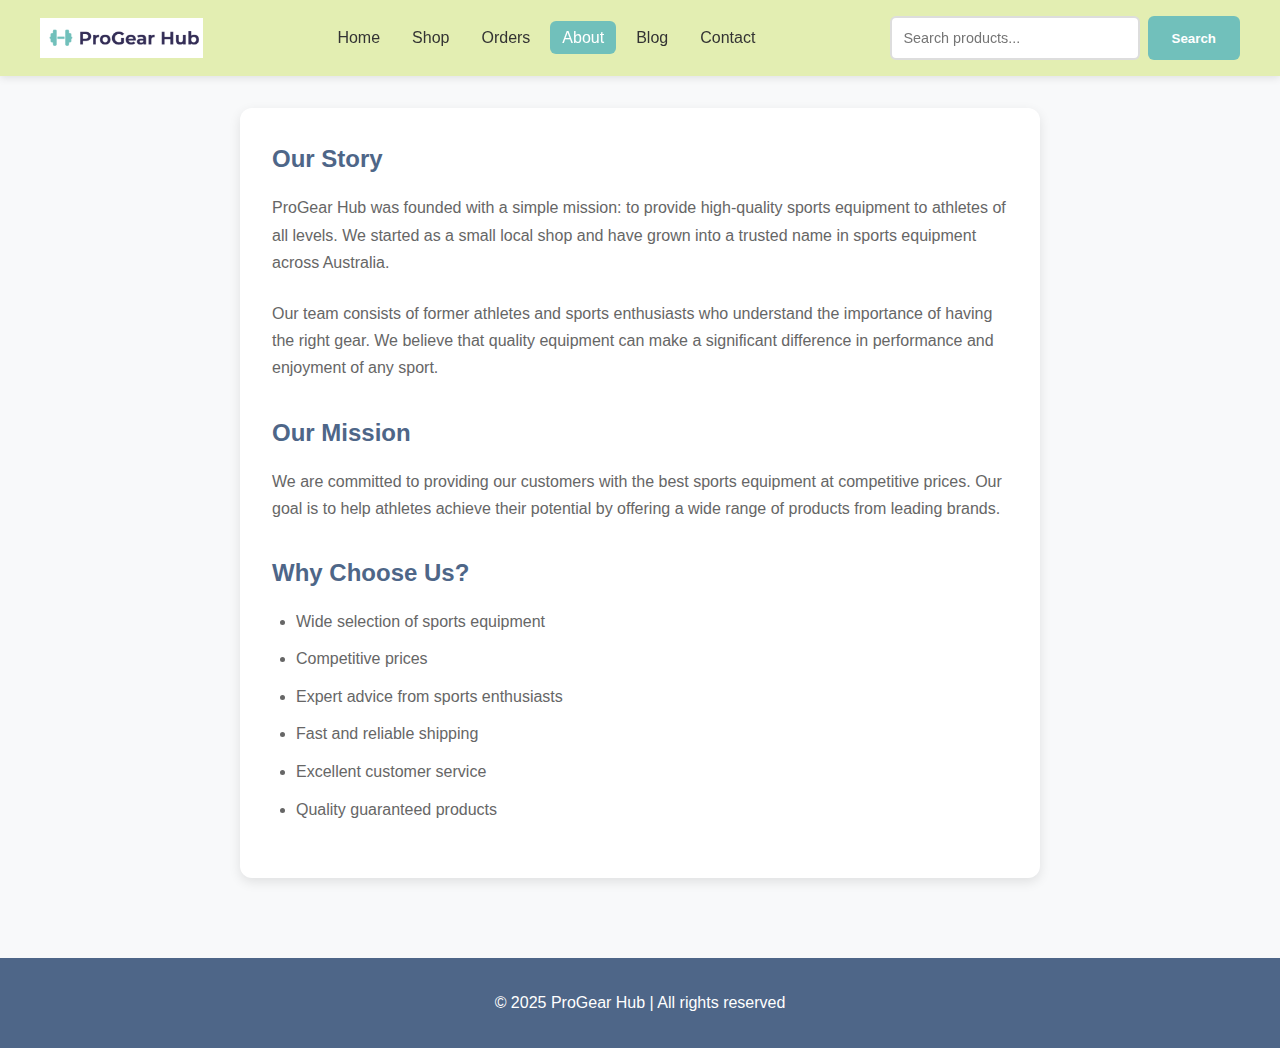
<file: about.html>
<!DOCTYPE html>
<html lang="en">
<head>
    <meta charset="UTF-8">
    <meta name="viewport" content="width=device-width, initial-scale=1.0">
    <title>ProGear Hub - About</title>
    <link rel="stylesheet" href="css/styles.css">
    <script src="js/burger-menu.js" defer></script>
</head>
<body>
    <header>
        <div class="header-container">
                    <div class="logo">
            <img src="images/logo.png" alt="ProGear Hub - Premium Sports Equipment Store Logo">
        </div>
            <nav role="navigation" aria-label="Main navigation">
                <button class="burger-menu" aria-label="Toggle navigation menu" aria-expanded="false">
                    <span class="burger-line"></span>
                    <span class="burger-line"></span>
                    <span class="burger-line"></span>
                </button>
                <ul class="nav-menu" role="menubar">
                    <li><a href="index.html">Home</a></li>
                    <li><a href="shop.html">Shop</a></li>
                    <li><a href="orders.html">Orders</a></li>
                    <li><a href="about.html" class="active">About</a></li>
                    <li><a href="blog.html">Blog</a></li>
                    <li><a href="contact.html">Contact</a></li>
                </ul>
            </nav>
            <div class="search-bar">
                <input type="text" placeholder="Search products..." id="search-input">
                <button type="button" id="search-btn">Search</button>
            </div>
        </div>
    </header>

    <main>
        <div class="about-content">
            <h2>Our Story</h2>
            <p>ProGear Hub was founded with a simple mission: to provide high-quality sports equipment to athletes of all levels. We started as a small local shop and have grown into a trusted name in sports equipment across Australia.</p>
            
            <p>Our team consists of former athletes and sports enthusiasts who understand the importance of having the right gear. We believe that quality equipment can make a significant difference in performance and enjoyment of any sport.</p>

            <h2>Our Mission</h2>
            <p>We are committed to providing our customers with the best sports equipment at competitive prices. Our goal is to help athletes achieve their potential by offering a wide range of products from leading brands.</p>

            <h2>Why Choose Us?</h2>
            <ul>
                <li>Wide selection of sports equipment</li>
                <li>Competitive prices</li>
                <li>Expert advice from sports enthusiasts</li>
                <li>Fast and reliable shipping</li>
                <li>Excellent customer service</li>
                <li>Quality guaranteed products</li>
            </ul>
        </div>
    </main>

    <footer>
        <p>&copy; 2025 ProGear Hub | All rights reserved</p>
    </footer>
</body>
</html>
</file>
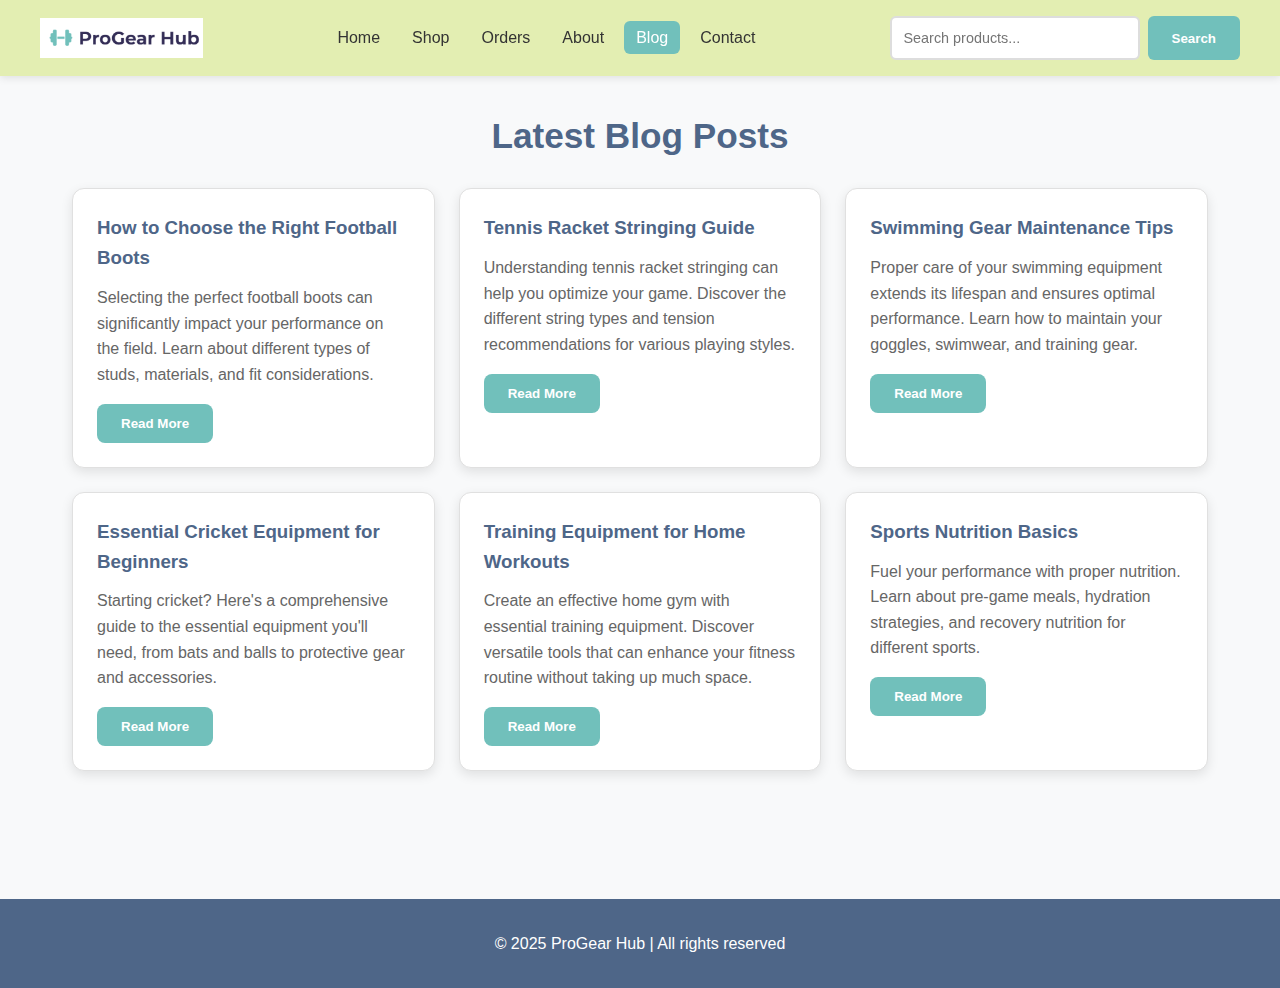
<file: blog.html>
<!DOCTYPE html>
<html lang="en">
<head>
    <meta charset="UTF-8">
    <meta name="viewport" content="width=device-width, initial-scale=1.0">
    <title>ProGear Hub - Blog</title>
    <link rel="stylesheet" href="css/styles.css">
    <script src="js/burger-menu.js" defer></script>
</head>
<body>
    <header>
        <div class="header-container">
                    <div class="logo">
            <img src="images/logo.png" alt="ProGear Hub - Premium Sports Equipment Store Logo">
        </div>
            <nav role="navigation" aria-label="Main navigation">
                <button class="burger-menu" aria-label="Toggle navigation menu" aria-expanded="false">
                    <span class="burger-line"></span>
                    <span class="burger-line"></span>
                    <span class="burger-line"></span>
                </button>
                <ul class="nav-menu" role="menubar">
                    <li><a href="index.html">Home</a></li>
                    <li><a href="shop.html">Shop</a></li>
                    <li><a href="orders.html">Orders</a></li>
                    <li><a href="about.html">About</a></li>
                    <li><a href="blog.html" class="active">Blog</a></li>
                    <li><a href="contact.html">Contact</a></li>
                </ul>
            </nav>
            <div class="search-bar">
                <input type="text" placeholder="Search products..." id="search-input">
                <button type="button" id="search-btn">Search</button>
            </div>
        </div>
    </header>

    <main>
        <section class="blog-content">
            <h2>Latest Blog Posts</h2>
            <div class="blog-grid">
                <article class="blog-post">
                    <h3>How to Choose the Right Football Boots</h3>
                    <p>Selecting the perfect football boots can significantly impact your performance on the field. Learn about different types of studs, materials, and fit considerations.</p>
                    <button>Read More</button>
                </article>
                
                <article class="blog-post">
                    <h3>Tennis Racket Stringing Guide</h3>
                    <p>Understanding tennis racket stringing can help you optimize your game. Discover the different string types and tension recommendations for various playing styles.</p>
                    <button>Read More</button>
                </article>
                
                <article class="blog-post">
                    <h3>Swimming Gear Maintenance Tips</h3>
                    <p>Proper care of your swimming equipment extends its lifespan and ensures optimal performance. Learn how to maintain your goggles, swimwear, and training gear.</p>
                    <button>Read More</button>
                </article>
                
                <article class="blog-post">
                    <h3>Essential Cricket Equipment for Beginners</h3>
                    <p>Starting cricket? Here's a comprehensive guide to the essential equipment you'll need, from bats and balls to protective gear and accessories.</p>
                    <button>Read More</button>
                </article>
                
                <article class="blog-post">
                    <h3>Training Equipment for Home Workouts</h3>
                    <p>Create an effective home gym with essential training equipment. Discover versatile tools that can enhance your fitness routine without taking up much space.</p>
                    <button>Read More</button>
                </article>
                
                <article class="blog-post">
                    <h3>Sports Nutrition Basics</h3>
                    <p>Fuel your performance with proper nutrition. Learn about pre-game meals, hydration strategies, and recovery nutrition for different sports.</p>
                    <button>Read More</button>
                </article>
            </div>
        </section>
    </main>

    <footer>
        <p>&copy; 2025 ProGear Hub | All rights reserved</p>
    </footer>
</body>
</html>
</file>
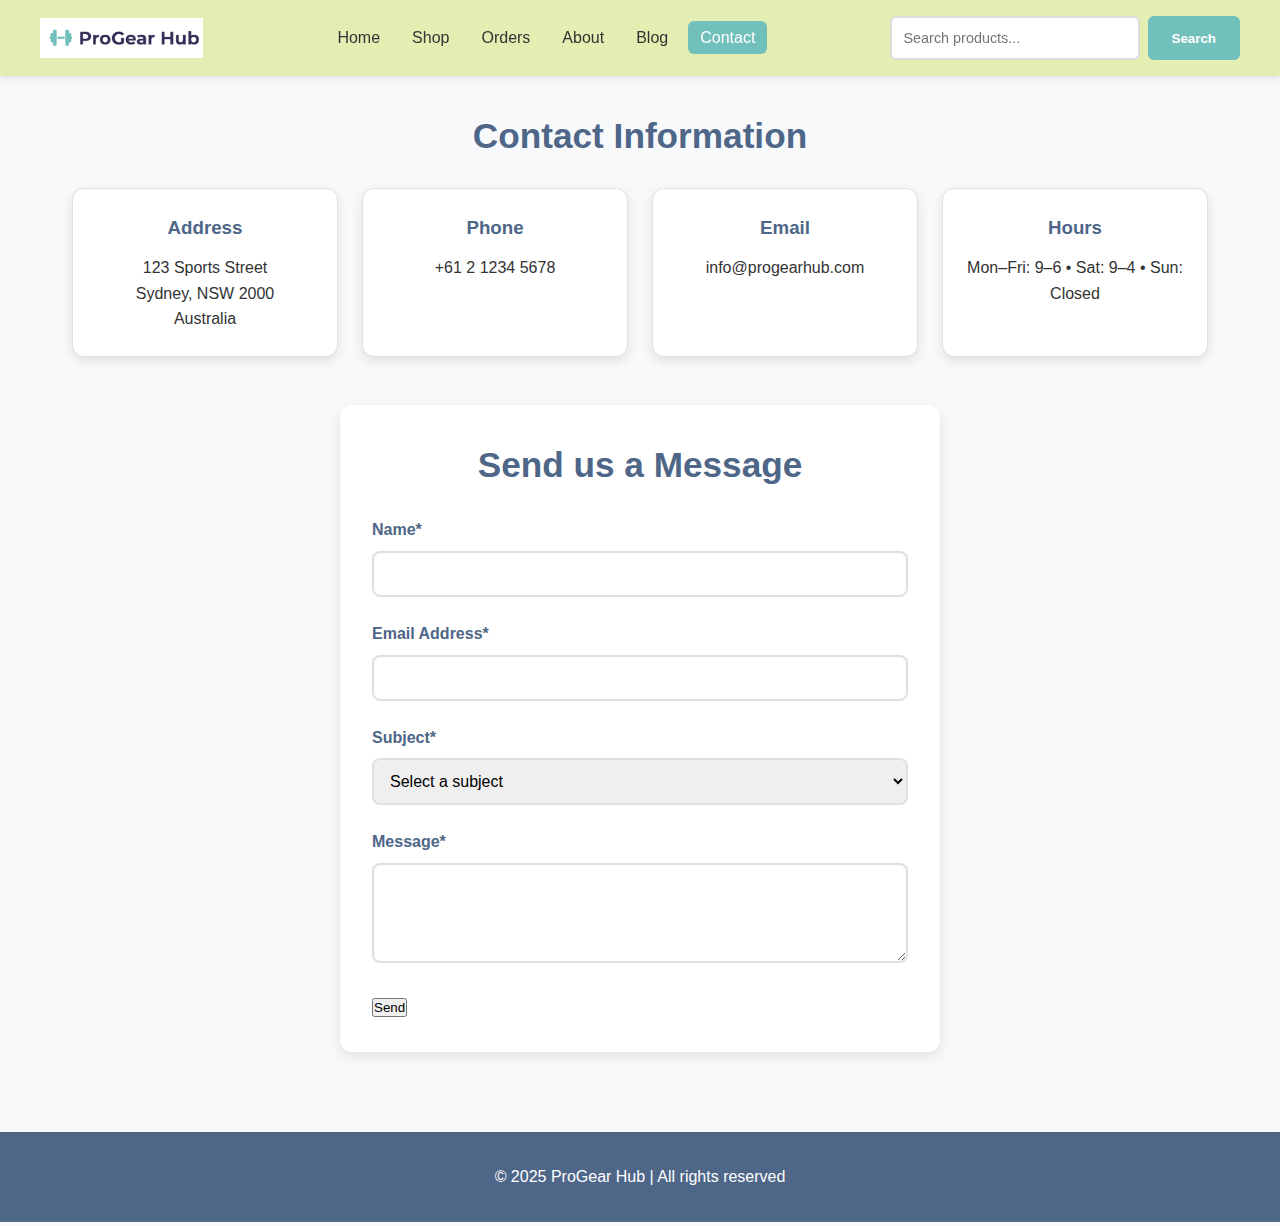
<file: contact.html>
<!DOCTYPE html>
<html lang="en">
<head>
  <meta charset="UTF-8" />
  <meta name="viewport" content="width=device-width, initial-scale=1.0"/>
  <title>ProGear Hub - Contact</title>
  <link rel="stylesheet" href="css/styles.css"/>
  <script src="js/burger-menu.js" defer></script>
  <style>
    .alert{padding:15px;margin:20px 0;border-radius:5px;font-weight:600}
    .alert-success{background:#d4edda;color:#155724;border:1px solid #c3e6cb}
    .alert-error{background:#f8d7da;color:#721c24;border:1px solid #f5c6cb}
    .form-group.error input,.form-group.error select,.form-group.error textarea{border-color:#dc3545}
    .error-message{color:#dc3545;font-size:.9em;margin-top:6px}
  </style>
</head>
<body>
<header>
  <div class="header-container">
    <div class="logo"><img src="images/logo.png" alt="ProGear Hub - Premium Sports Equipment Store Logo"></div>
    <nav role="navigation" aria-label="Main navigation">
      <button class="burger-menu" aria-label="Toggle navigation menu" aria-expanded="false">
        <span class="burger-line"></span><span class="burger-line"></span><span class="burger-line"></span>
      </button>
      <ul class="nav-menu" role="menubar">
        <li><a href="index.html">Home</a></li>
        <li><a href="shop.html">Shop</a></li>
        <li><a href="orders.html">Orders</a></li>
        <li><a href="about.html">About</a></li>
        <li><a href="blog.html">Blog</a></li>
        <li><a href="contact.html" class="active">Contact</a></li>
      </ul>
    </nav>
    <div class="search-bar">
      <input type="text" placeholder="Search products..." id="search-input">
      <button type="button" id="search-btn">Search</button>
    </div>
  </div>
</header>

<main>
  <section class="contact-info">
    <h2>Contact Information</h2>
    <div class="contact-grid">
      <div class="contact-item"><h3>Address</h3><p>123 Sports Street<br>Sydney, NSW 2000<br>Australia</p></div>
      <div class="contact-item"><h3>Phone</h3><p>+61 2 1234 5678</p></div>
      <div class="contact-item"><h3>Email</h3><p>info@progearhub.com</p></div>
      <div class="contact-item"><h3>Hours</h3><p>Mon–Fri: 9–6 • Sat: 9–4 • Sun: Closed</p></div>
    </div>
  </section>

  <section class="contact-form-section">
    <!-- IMPORTANT FOR XAMPP: use RELATIVE action (no leading /) -->
    <form action="php/contact_process.php" method="POST" id="contactForm" class="contact-form" novalidate>
      <h2>Send us a Message</h2>

      <div id="alert-container"></div>

      <div class="form-group">
        <label for="name">Name*</label>
        <input type="text" id="name" name="name" required maxlength="100" pattern="[A-Za-z\s]+" title="Please enter a valid name (letters and spaces only)"/>
      </div>

      <div class="form-group">
        <label for="email">Email Address*</label>
        <input type="email" id="email" name="email" required maxlength="255" pattern="[a-z0-9._%+-]+@[a-z0-9.-]+\.[a-z]{2,}$" title="Please enter a valid email address"/>
      </div>

      <div class="form-group">
        <label for="subject">Subject*</label>
        <select id="subject" name="subject" required>
          <option value="">Select a subject</option>
          <option value="general">General Inquiry</option>
          <option value="product">Product Information</option>
          <option value="order">Order Status</option>
          <option value="return">Returns & Exchanges</option>
          <option value="feedback">Feedback</option>
        </select>
      </div>

      <div class="form-group">
        <label for="message">Message*</label>
        <textarea id="message" name="message" rows="4" required maxlength="1000" minlength="10" title="Message must be at least 10 characters long"></textarea>
      </div>

      <button type="submit">Send</button>
    </form>
  </section>
</main>

<footer><p>&copy; 2025 ProGear Hub | All rights reserved</p></footer>

<script>
// Contact Form JavaScript - Handles form validation and success/error messages

// Parse URL parameters to check for success/error messages from PHP processing
// These parameters are added by the PHP script after form submission
const urlParams = new URLSearchParams(window.location.search);
const alertContainer = document.getElementById('alert-container');

// Function to create and display alert messages
// Creates a div element with the specified CSS class and message text
function banner(cls, msg){
  const d = document.createElement('div');
  d.className = 'alert ' + cls;
  d.textContent = msg;
  alertContainer.appendChild(d);
}

// Display success or error messages based on URL parameters
// These are set by the PHP script after processing the form
if (urlParams.get('sent') === '1') {
  banner('alert-success', 'Thanks! Your message was sent.');
}
if (urlParams.get('error') === '1') {
  banner('alert-error', 'There was an error. Please fill all required fields.');
}

// Form validation - runs when user submits the form
document.getElementById('contactForm').addEventListener('submit', function(e){
  const errs = []; // Array to store validation errors
  
  // Get form field values and trim whitespace
  // trim() removes leading and trailing spaces
  const name = document.getElementById('name').value.trim();
  const email = document.getElementById('email').value.trim();
  const subject = document.getElementById('subject').value.trim();
  const message = document.getElementById('message').value.trim();

  // Clear any previous error messages and styling
  // This ensures a clean slate for new validation
  document.querySelectorAll('.form-group').forEach(g => {
    g.classList.remove('error');
    const em = g.querySelector('.error-message');
    if(em) em.remove();
  });
  
  // Helper function to display field-specific error messages
  // Adds error styling to the form group and creates an error message element
  function err(id, msg){
    const f = document.getElementById(id);
    const g = f.closest('.form-group');
    g.classList.add('error');
    const em = document.createElement('div');
    em.className = 'error-message';
    em.textContent = msg;
    g.appendChild(em);
    errs.push(msg);
  }

  // Validation rules for each field
  // Check name: must not be empty, under 100 characters, and only letters/spaces
  if(!name || name.length > 100 || !/^[A-Za-z\s]+$/.test(name)) {
    err('name', 'Please enter a valid name (letters and spaces only, max 100 characters).');
  }
  
  // Check email: must match email pattern and be under 255 characters
  // Regex pattern validates basic email format (user@domain.com)
  if(!/^[^\s@]+@[^\s@]+\.[^\s@]+$/.test(email) || email.length > 255) {
    err('email', 'Please enter a valid email address.');
  }
  
  // Check subject: must be selected (not empty)
  if(!subject) {
    err('subject', 'Please select a subject.');
  }
  
  // Check message: must not be empty, under 1000 characters, and at least 10 characters
  if(!message || message.length > 1000 || message.length < 10) {
    err('message', 'Please enter a message (10-1000 characters).');
  }

  // If there are any validation errors, prevent form submission
  // This allows the user to see and fix the errors
  if(errs.length) {
    e.preventDefault();
  }
});
</script>
</body>
</html>
</file>
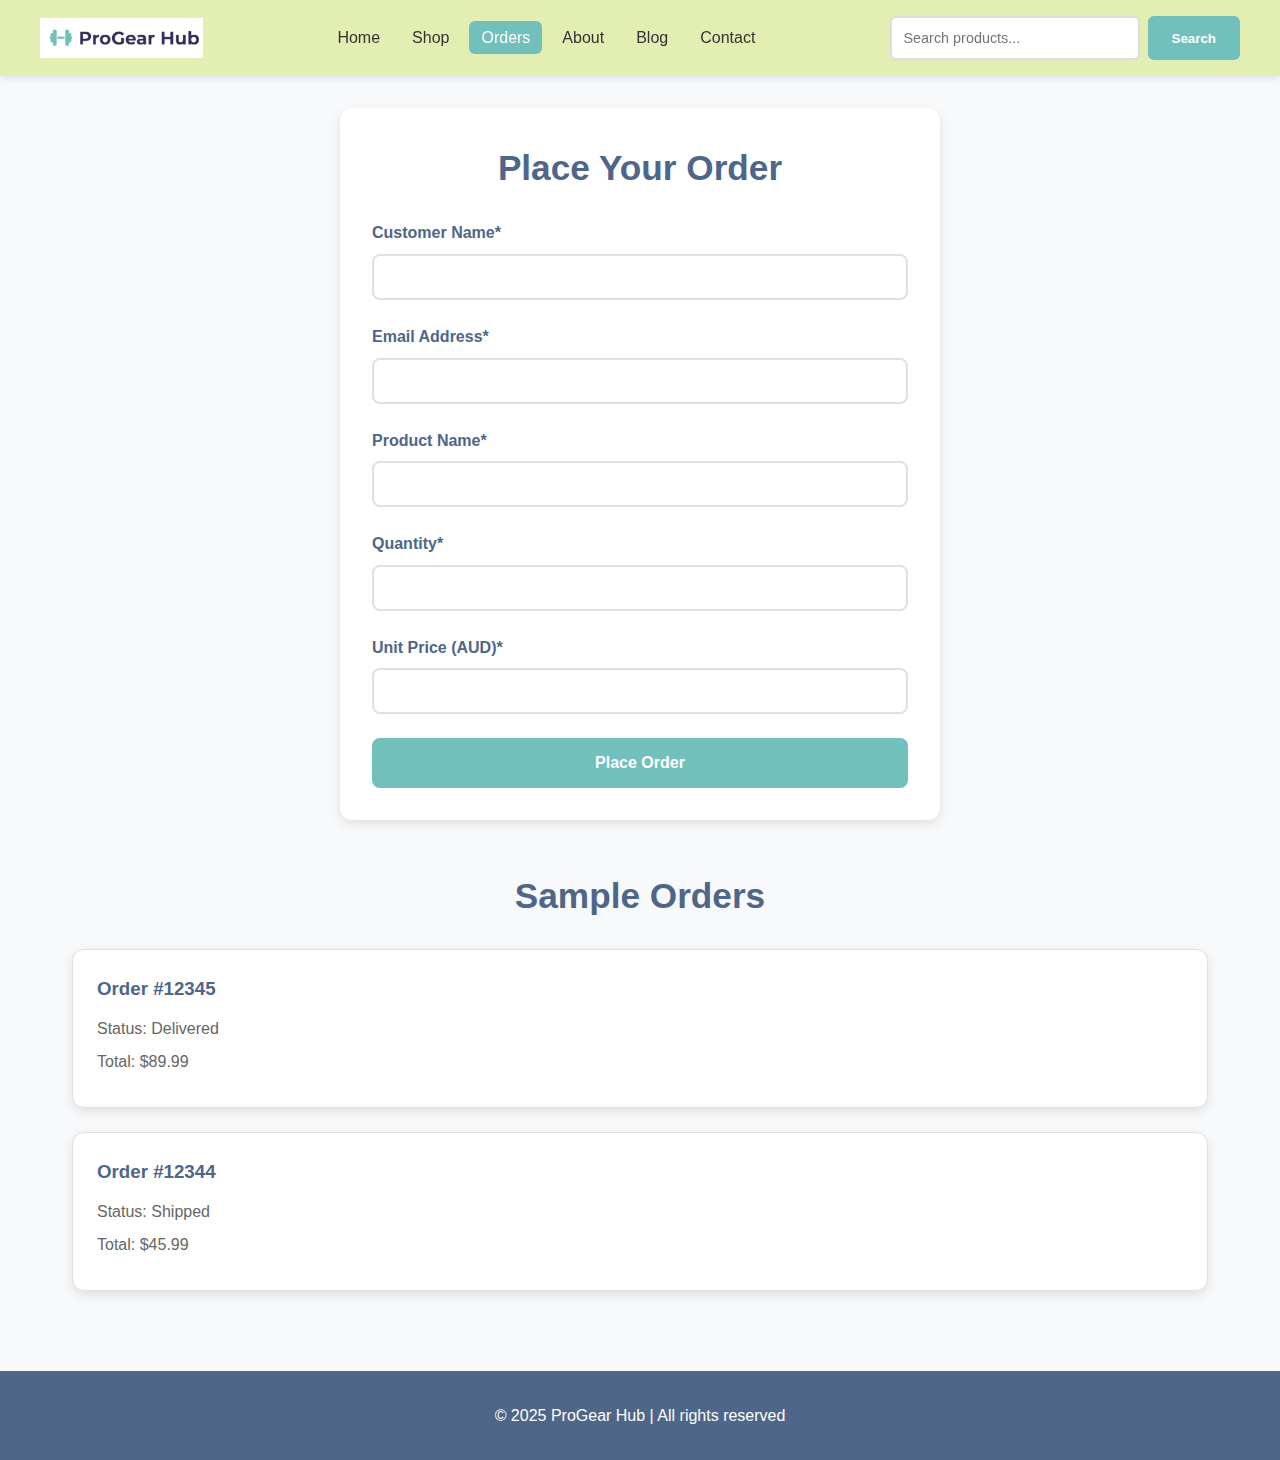
<file: orders.html>
<!DOCTYPE html>
<html lang="en">
<head>
  <meta charset="UTF-8"/>
  <meta name="viewport" content="width=device-width, initial-scale=1.0"/>
  <title>ProGear Hub - Orders</title>
  <link rel="stylesheet" href="css/styles.css"/>
  <script src="js/burger-menu.js" defer></script>
  <style>
    .alert{padding:15px;margin:20px 0;border-radius:5px;font-weight:600}
    .alert-success{background:#d4edda;color:#155724;border:1px solid #c3e6cb}
    .alert-error{background:#f8d7da;color:#721c24;border:1px solid #f5c6cb}
  </style>
</head>
<body>
<header>
  <div class="header-container">
    <div class="logo"><img src="images/logo.png" alt="ProGear Hub - Premium Sports Equipment Store Logo"></div>
    <nav role="navigation" aria-label="Main navigation">
      <button class="burger-menu" aria-label="Toggle navigation menu" aria-expanded="false">
        <span class="burger-line"></span><span class="burger-line"></span><span class="burger-line"></span>
      </button>
      <ul class="nav-menu" role="menubar">
        <li><a href="index.html">Home</a></li>
        <li><a href="shop.html">Shop</a></li>
        <li><a href="orders.html" class="active">Orders</a></li>
        <li><a href="about.html">About</a></li>
        <li><a href="blog.html">Blog</a></li>
        <li><a href="contact.html">Contact</a></li>
      </ul>
    </nav>
    <div class="search-bar">
      <input type="text" placeholder="Search products..." id="search-input">
      <button type="button" id="search-btn">Search</button>
    </div>
  </div>
</header>

<main>
  <section class="order-form">
    <h2>Place Your Order</h2>
    <div id="order-alert"></div>

    <!-- IMPORTANT FOR XAMPP: use RELATIVE action (no leading /) -->
    <form action="php/order_process.php" method="POST" id="orderForm" novalidate>
      <div class="form-group">
        <label for="customer_name">Customer Name*</label>
        <input type="text" id="customer_name" name="customer_name" required maxlength="100" pattern="[A-Za-z\s]+" title="Please enter a valid name (letters and spaces only)"/>
      </div>

      <div class="form-group">
        <label for="email">Email Address*</label>
        <input type="email" id="email" name="email" required maxlength="255" pattern="[a-z0-9._%+-]+@[a-z0-9.-]+\.[a-z]{2,}$" title="Please enter a valid email address"/>
      </div>

      <div class="form-group">
        <label for="product_name">Product Name*</label>
        <input type="text" id="product_name" name="product_name" required maxlength="150" pattern="[A-Za-z0-9\s\-\.]+" title="Please enter a valid product name"/>
      </div>

      <div class="form-group">
        <label for="quantity">Quantity*</label>
        <input type="number" id="quantity" name="quantity" min="1" max="999999" step="1" required title="Quantity must be between 1 and 999,999"/>
      </div>

      <div class="form-group">
        <label for="price">Unit Price (AUD)*</label>
        <input type="number" id="price" name="price" min="0.01" max="999999.99" step="0.01" required title="Price must be between $0.01 and $999,999.99"/>
      </div>

      <button type="submit">Place Order</button>
    </form>
  </section>

  <section class="order-history">
    <h2>Sample Orders</h2>
    <div class="order-list">
      <div class="order-item"><h3>Order #12345</h3><p>Status: Delivered</p><p>Total: $89.99</p></div>
      <div class="order-item"><h3>Order #12344</h3><p>Status: Shipped</p><p>Total: $45.99</p></div>
    </div>
  </section>
</main>

<footer><p>&copy; 2025 ProGear Hub | All rights reserved</p></footer>

<script>
// Order Form JavaScript - Handles form validation and success/error messages

// Parse URL parameters to check for success/error messages from PHP processing
// These parameters are added by the PHP script after form submission
const p = new URLSearchParams(location.search);
const oa = document.getElementById('order-alert');

// Function to create and display alert messages
// Creates a div element with the specified CSS class and message text
function banner(cls, msg){
  const d = document.createElement('div');
  d.className = 'alert ' + cls;
  d.textContent = msg;
  oa.appendChild(d);
}

// Display success or error messages based on URL parameters
// These are set by the PHP script after processing the form
if (p.get('placed') === '1') {
  banner('alert-success', 'Your order was placed successfully.');
}
if (p.get('error') === '1') {
  banner('alert-error', 'There was an error placing your order. Please check fields and try again.');
}

// Form validation - runs when user submits the form
document.getElementById('orderForm').addEventListener('submit', function(e){
  // Get form field values
  const customerName = document.getElementById('customer_name').value.trim();
  const email = document.getElementById('email').value.trim();
  const productName = document.getElementById('product_name').value.trim();
  const qty = parseInt(document.getElementById('quantity').value, 10);
  const price = parseFloat(document.getElementById('price').value);
  
  // Validate customer name (letters and spaces only, max 100 characters)
  if (!customerName || customerName.length > 100 || !/^[A-Za-z\s]+$/.test(customerName)) {
    e.preventDefault();
    alert('Please enter a valid customer name (letters and spaces only, max 100 characters).');
    return;
  }
  
  // Validate email format
  if (!/^[^\s@]+@[^\s@]+\.[^\s@]+$/.test(email)) {
    e.preventDefault();
    alert('Please enter a valid email address.');
    return;
  }
  
  // Validate product name (letters, numbers, spaces, hyphens, dots, max 150 characters)
  if (!productName || productName.length > 150 || !/^[A-Za-z0-9\s\-\.]+$/.test(productName)) {
    e.preventDefault();
    alert('Please enter a valid product name (max 150 characters).');
    return;
  }
  
  // Validate quantity (1 to 999,999)
  if (!(qty >= 1 && qty <= 999999)) {
    e.preventDefault();
    alert('Quantity must be between 1 and 999,999.');
    return;
  }
  
  // Validate price (0.01 to 999,999.99)
  if (!(price > 0 && price <= 999999.99)) {
    e.preventDefault();
    alert('Price must be between $0.01 and $999,999.99.');
    return;
  }
});
</script>
</body>
</html>
</file>
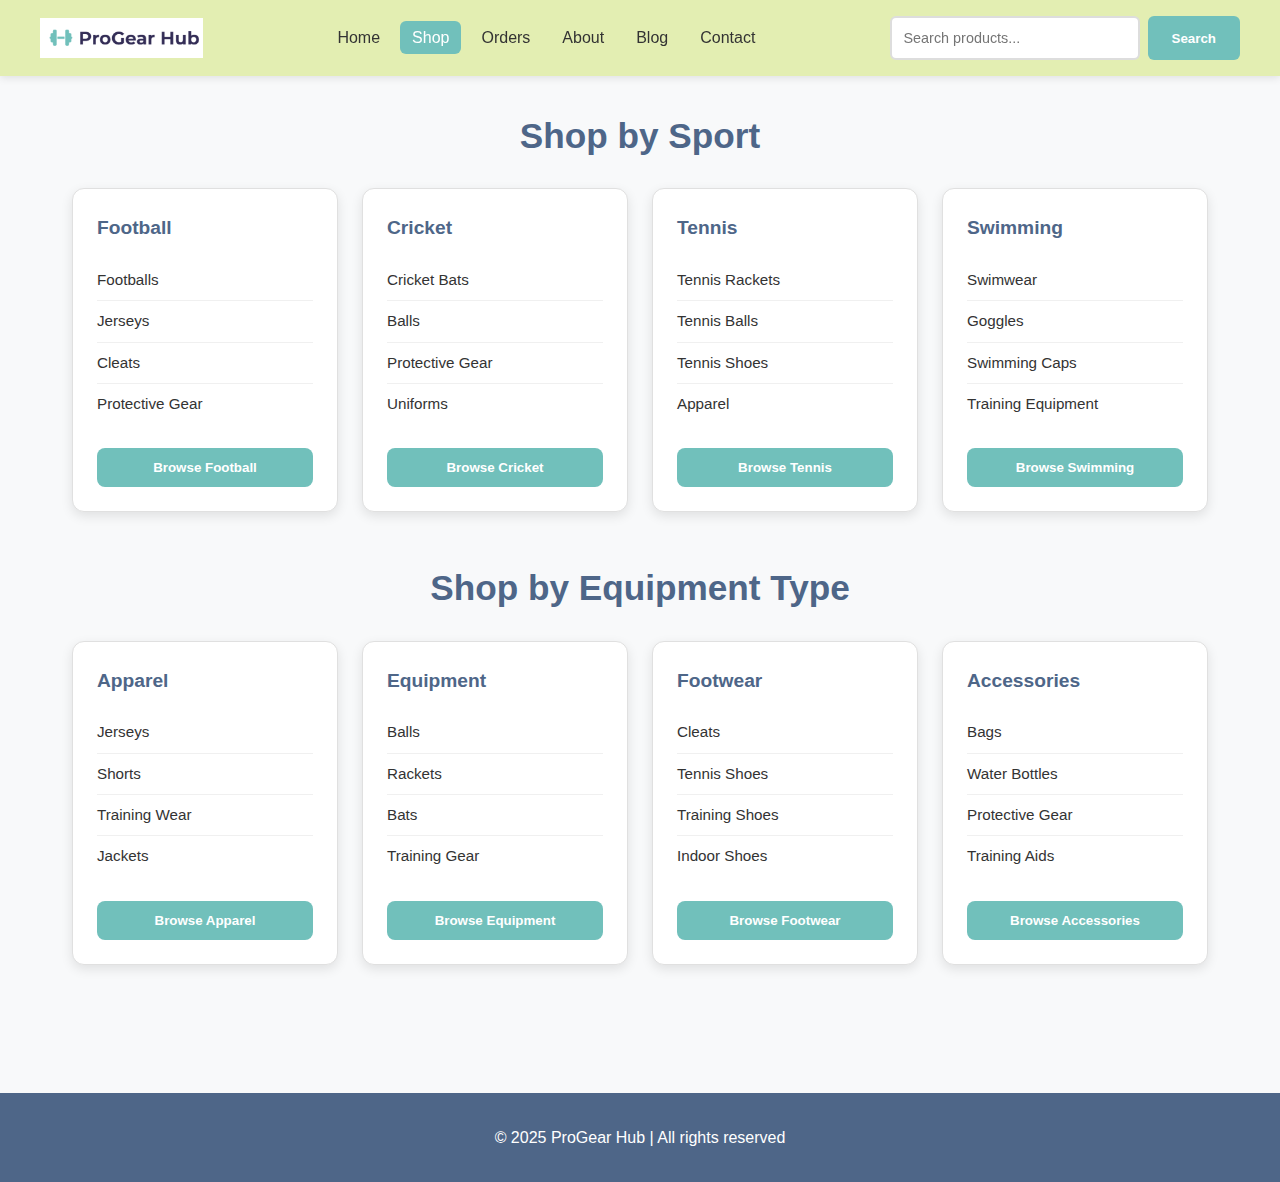
<file: shop.html>
<!DOCTYPE html>
<html lang="en">
<head>
    <meta charset="UTF-8">
    <meta name="viewport" content="width=device-width, initial-scale=1.0">
    <title>ProGear Hub - Shop</title>
    <link rel="stylesheet" href="css/styles.css">
    <script src="js/burger-menu.js" defer></script>
</head>
<body>
    <header>
        <div class="header-container">
                    <div class="logo">
            <img src="images/logo.png" alt="ProGear Hub - Premium Sports Equipment Store Logo">
        </div>
            <nav role="navigation" aria-label="Main navigation">
                <button class="burger-menu" aria-label="Toggle navigation menu" aria-expanded="false">
                    <span class="burger-line"></span>
                    <span class="burger-line"></span>
                    <span class="burger-line"></span>
                </button>
                <ul class="nav-menu" role="menubar">
                    <li><a href="index.html">Home</a></li>
                    <li><a href="shop.html" class="active">Shop</a></li>
                    <li><a href="orders.html">Orders</a></li>
                    <li><a href="about.html">About</a></li>
                    <li><a href="blog.html">Blog</a></li>
                    <li><a href="contact.html">Contact</a></li>
                </ul>
            </nav>
            <div class="search-bar">
                <input type="text" placeholder="Search products..." id="search-input">
                <button type="button" id="search-btn">Search</button>
            </div>
        </div>
    </header>

    <main>
        <section class="shop-categories">
            <h2>Shop by Sport</h2>
            <div class="category-grid">
                <div class="category">
                    <h3>Football</h3>
                    <ul>
                        <li>Footballs</li>
                        <li>Jerseys</li>
                        <li>Cleats</li>
                        <li>Protective Gear</li>
                    </ul>
                    <button>Browse Football</button>
                </div>
                <div class="category">
                    <h3>Cricket</h3>
                    <ul>
                        <li>Cricket Bats</li>
                        <li>Balls</li>
                        <li>Protective Gear</li>
                        <li>Uniforms</li>
                    </ul>
                    <button>Browse Cricket</button>
                </div>
                <div class="category">
                    <h3>Tennis</h3>
                    <ul>
                        <li>Tennis Rackets</li>
                        <li>Tennis Balls</li>
                        <li>Tennis Shoes</li>
                        <li>Apparel</li>
                    </ul>
                    <button>Browse Tennis</button>
                </div>
                <div class="category">
                    <h3>Swimming</h3>
                    <ul>
                        <li>Swimwear</li>
                        <li>Goggles</li>
                        <li>Swimming Caps</li>
                        <li>Training Equipment</li>
                    </ul>
                    <button>Browse Swimming</button>
                </div>
            </div>
        </section>

        <section class="equipment-types">
            <h2>Shop by Equipment Type</h2>
            <div class="category-grid">
                <div class="category">
                    <h3>Apparel</h3>
                    <ul>
                        <li>Jerseys</li>
                        <li>Shorts</li>
                        <li>Training Wear</li>
                        <li>Jackets</li>
                    </ul>
                    <button>Browse Apparel</button>
                </div>
                <div class="category">
                    <h3>Equipment</h3>
                    <ul>
                        <li>Balls</li>
                        <li>Rackets</li>
                        <li>Bats</li>
                        <li>Training Gear</li>
                    </ul>
                    <button>Browse Equipment</button>
                </div>
                <div class="category">
                    <h3>Footwear</h3>
                    <ul>
                        <li>Cleats</li>
                        <li>Tennis Shoes</li>
                        <li>Training Shoes</li>
                        <li>Indoor Shoes</li>
                    </ul>
                    <button>Browse Footwear</button>
                </div>
                <div class="category">
                    <h3>Accessories</h3>
                    <ul>
                        <li>Bags</li>
                        <li>Water Bottles</li>
                        <li>Protective Gear</li>
                        <li>Training Aids</li>
                    </ul>
                    <button>Browse Accessories</button>
                </div>
            </div>
        </section>
    </main>

    <footer>
        <p>&copy; 2025 ProGear Hub | All rights reserved</p>
    </footer>
</body>
</html>
</file>
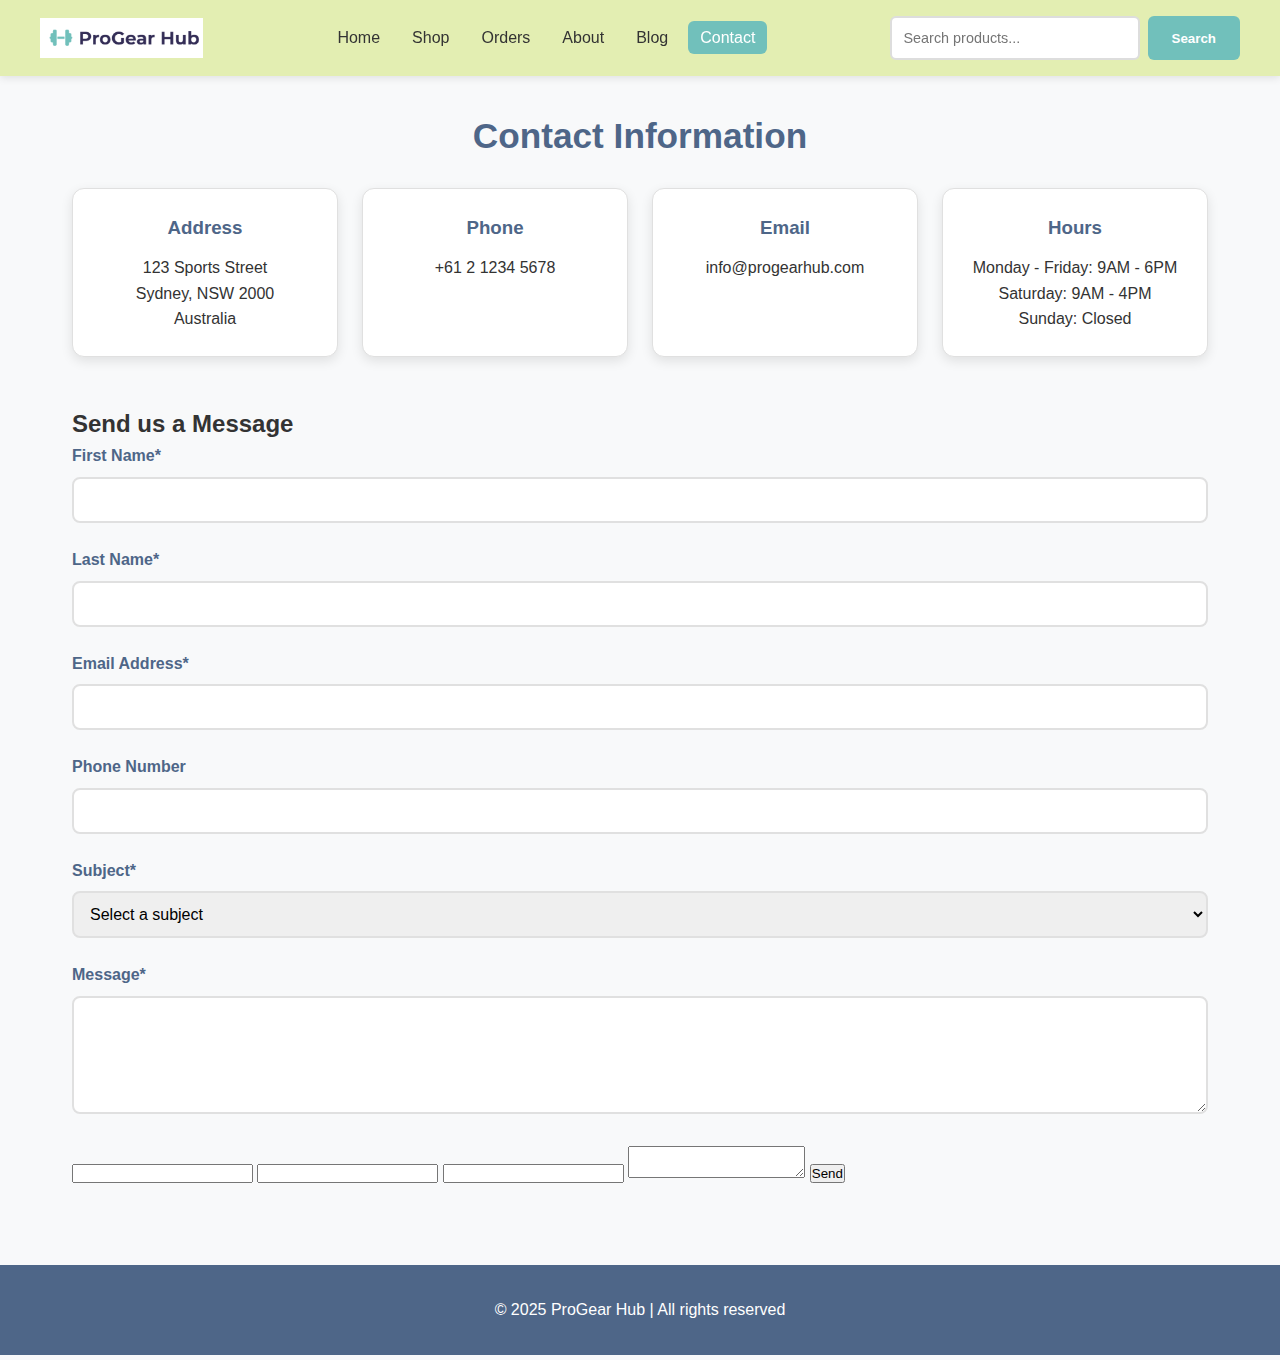
<file: progear-hub/contact.html>
<!DOCTYPE html>
<html lang="en">
<head>
    <meta charset="UTF-8">
    <meta name="viewport" content="width=device-width, initial-scale=1.0">
    <title>ProGear Hub - Contact</title>
    <link rel="stylesheet" href="css/styles.css">
    <script src="js/burger-menu.js" defer></script>
</head>
<body>
    <header>
        <div class="header-container">
                    <div class="logo">
            <img src="images/logo.png" alt="ProGear Hub - Premium Sports Equipment Store Logo">
        </div>
            <nav role="navigation" aria-label="Main navigation">
                <button class="burger-menu" aria-label="Toggle navigation menu" aria-expanded="false">
                    <span class="burger-line"></span>
                    <span class="burger-line"></span>
                    <span class="burger-line"></span>
                </button>
                <ul class="nav-menu" role="menubar">
                    <li><a href="index.html">Home</a></li>
                    <li><a href="shop.html">Shop</a></li>
                    <li><a href="orders.html">Orders</a></li>
                    <li><a href="about.html">About</a></li>
                    <li><a href="blog.html">Blog</a></li>
                    <li><a href="contact.html" class="active">Contact</a></li>
                </ul>
            </nav>
            <div class="search-bar">
                <input type="text" placeholder="Search products..." id="search-input">
                <button type="button" id="search-btn">Search</button>
            </div>
        </div>
    </header>

    <main>
        <section class="contact-info">
            <h2>Contact Information</h2>
            <div class="contact-grid">
                <div class="contact-item">
                    <h3>Address</h3>
                    <p>123 Sports Street<br>Sydney, NSW 2000<br>Australia</p>
                </div>
                <div class="contact-item">
                    <h3>Phone</h3>
                    <p>+61 2 1234 5678</p>
                </div>
                <div class="contact-item">
                    <h3>Email</h3>
                    <p>info@progearhub.com</p>
                </div>
                <div class="contact-item">
                    <h3>Hours</h3>
                    <p>Monday - Friday: 9AM - 6PM<br>Saturday: 9AM - 4PM<br>Sunday: Closed</p>
                </div>
            </div>
        </section>

        <section class="contact-form-section">
            <form action="/progear-hub/php/contact_process.php" method="POST" novalidate>
                <h2>Send us a Message</h2>
                
                <div class="form-group">
                    <label for="firstName">First Name*</label>
                    <input type="text" id="firstName" required>
                </div>
                
                <div class="form-group">
                    <label for="lastName">Last Name*</label>
                    <input type="text" id="lastName" required>
                </div>
                
                <div class="form-group">
                    <label for="email">Email Address*</label>
                    <input type="email" id="email" required>
                </div>
                
                <div class="form-group">
                    <label for="phone">Phone Number</label>
                    <input type="tel" id="phone">
                </div>
                
                <div class="form-group">
                    <label for="subject">Subject*</label>
                    <select id="subject" required>
                        <option value="">Select a subject</option>
                        <option value="general">General Inquiry</option>
                        <option value="product">Product Information</option>
                        <option value="order">Order Status</option>
                        <option value="return">Returns & Exchanges</option>
                        <option value="feedback">Feedback</option>
                    </select>
                </div>
                
                <div class="form-group">
                    <label for="message">Message*</label>
                    <textarea id="message" rows="5" required></textarea>
                </div>
                
                <input type="text"   name="name"    required maxlength="255" />
                <input type="email"  name="email"   required maxlength="255" />
                <input type="text"   name="subject" required maxlength="255" />
                <textarea name="message" required></textarea>
                <button type="submit">Send</button>
            </form>
        </section>
    </main>

    <footer>
        <p>&copy; 2025 ProGear Hub | All rights reserved</p>
    </footer>
</body>
</html>
</file>
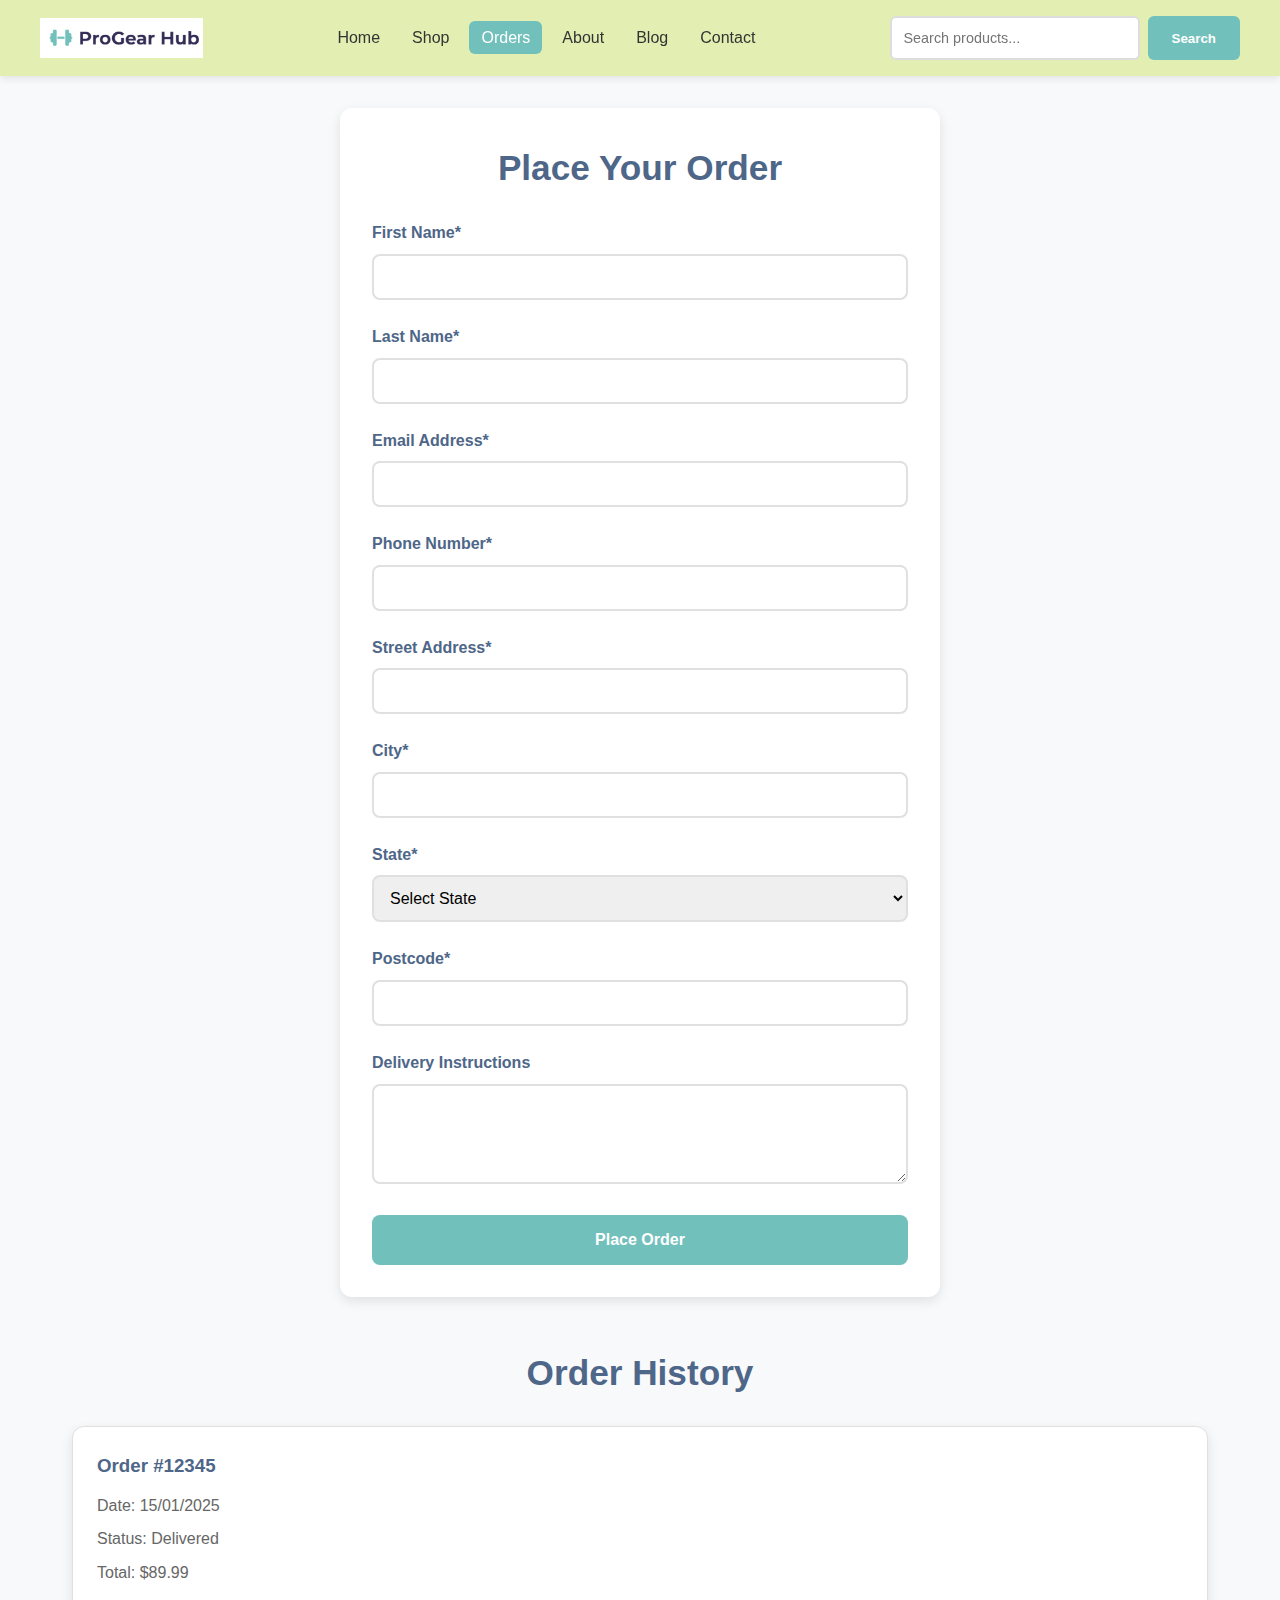
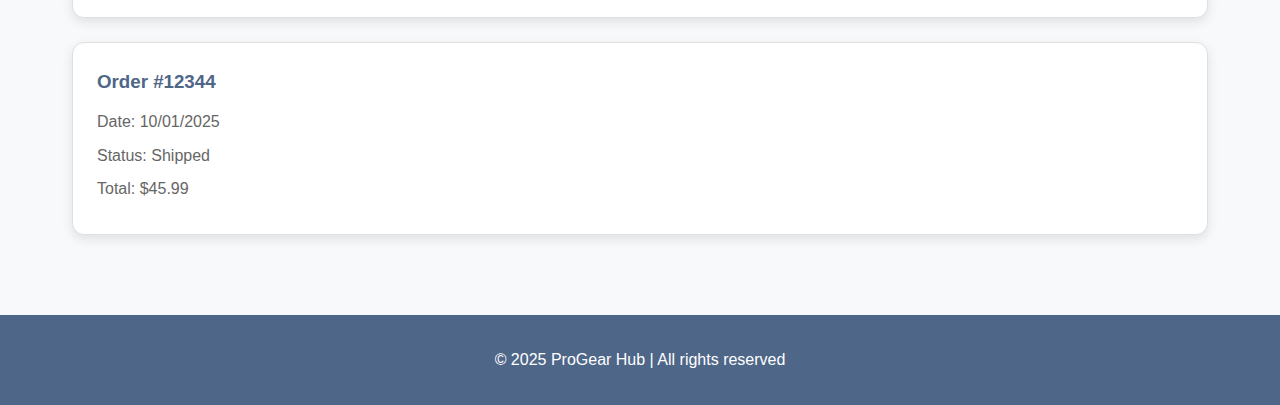
<file: progear-hub/orders.html>
<!DOCTYPE html>
<html lang="en">
<head>
    <meta charset="UTF-8">
    <meta name="viewport" content="width=device-width, initial-scale=1.0">
    <title>ProGear Hub - Orders</title>
    <link rel="stylesheet" href="css/styles.css">
    <script src="js/burger-menu.js" defer></script>
</head>
<body>
    <header>
        <div class="header-container">
                    <div class="logo">
            <img src="images/logo.png" alt="ProGear Hub - Premium Sports Equipment Store Logo">
        </div>
            <nav role="navigation" aria-label="Main navigation">
                <button class="burger-menu" aria-label="Toggle navigation menu" aria-expanded="false">
                    <span class="burger-line"></span>
                    <span class="burger-line"></span>
                    <span class="burger-line"></span>
                </button>
                <ul class="nav-menu" role="menubar">
                    <li><a href="index.html">Home</a></li>
                    <li><a href="shop.html">Shop</a></li>
                    <li><a href="orders.html" class="active">Orders</a></li>
                    <li><a href="about.html">About</a></li>
                    <li><a href="blog.html">Blog</a></li>
                    <li><a href="contact.html">Contact</a></li>
                </ul>
            </nav>
            <div class="search-bar">
                <input type="text" placeholder="Search products..." id="search-input">
                <button type="button" id="search-btn">Search</button>
            </div>
        </div>
    </header>

    <main>
        <section class="order-form-section">
            <form class="order-form">
                <h2>Place Your Order</h2>
                
                <div class="form-group">
                    <label for="firstName">First Name*</label>
                    <input type="text" id="firstName" required>
                </div>
                
                <div class="form-group">
                    <label for="lastName">Last Name*</label>
                    <input type="text" id="lastName" required>
                </div>
                
                <div class="form-group">
                    <label for="email">Email Address*</label>
                    <input type="email" id="email" required>
                </div>
                
                <div class="form-group">
                    <label for="phone">Phone Number*</label>
                    <input type="tel" id="phone" required>
                </div>
                
                <div class="form-group">
                    <label for="address">Street Address*</label>
                    <input type="text" id="address" required>
                </div>
                
                <div class="form-group">
                    <label for="city">City*</label>
                    <input type="text" id="city" required>
                </div>
                
                <div class="form-group">
                    <label for="state">State*</label>
                    <select id="state" required>
                        <option value="">Select State</option>
                        <option value="NSW">New South Wales</option>
                        <option value="VIC">Victoria</option>
                        <option value="QLD">Queensland</option>
                        <option value="WA">Western Australia</option>
                        <option value="SA">South Australia</option>
                        <option value="TAS">Tasmania</option>
                        <option value="ACT">Australian Capital Territory</option>
                        <option value="NT">Northern Territory</option>
                    </select>
                </div>
                
                <div class="form-group">
                    <label for="postcode">Postcode*</label>
                    <input type="text" id="postcode" required>
                </div>
                
                <div class="form-group">
                    <label for="instructions">Delivery Instructions</label>
                    <textarea id="instructions" rows="3"></textarea>
                </div>
                
                <button type="submit">Place Order</button>
            </form>
        </section>

        <section class="order-history">
            <h2>Order History</h2>
            <div class="order-list">
                <div class="order-item">
                    <h3>Order #12345</h3>
                    <p>Date: 15/01/2025</p>
                    <p>Status: Delivered</p>
                    <p>Total: $89.99</p>
                </div>
                <div class="order-item">
                    <h3>Order #12344</h3>
                    <p>Date: 10/01/2025</p>
                    <p>Status: Shipped</p>
                    <p>Total: $45.99</p>
                </div>
            </div>
        </section>
    </main>

    <footer>
        <p>&copy; 2025 ProGear Hub | All rights reserved</p>
    </footer>
</body>
</html>
</file>
<file: css/styles.css>
/* ===== RESPONSIVE DESIGN - MOBILE FIRST APPROACH ===== */

/* ===== ACCESSIBILITY FEATURES ===== */

/* Skip to main content link */
.skip-link {
    position: absolute;
    top: -40px;
    left: 6px;
    background: #4E6688;
    color: white;
    padding: 8px;
    text-decoration: none;
    border-radius: 4px;
    z-index: 1001;
    transition: top 0.3s;
}

.skip-link:focus {
    top: 6px;
}

/* Visually hidden elements for screen readers */
.visually-hidden {
    position: absolute !important;
    width: 1px !important;
    height: 1px !important;
    padding: 0 !important;
    margin: -1px !important;
    overflow: hidden !important;
    clip: rect(0, 0, 0, 0) !important;
    white-space: nowrap !important;
    border: 0 !important;
}

/* Focus indicators for keyboard navigation */
*:focus {
    outline: 2px solid #71C0BB;
    outline-offset: 2px;
}

/* High contrast mode support */
@media (prefers-contrast: high) {
    .product,
    .category,
    .blog-post,
    .contact-item,
    .order-item {
        border: 2px solid #333;
    }
    
    .hero button,
    .product button,
    .offer-card button {
        border: 2px solid #000;
    }
}

/* Reduced motion support */
@media (prefers-reduced-motion: reduce) {
    *,
    *::before,
    *::after {
        animation-duration: 0.01ms !important;
        animation-iteration-count: 1 !important;
        transition-duration: 0.01ms !important;
    }
}

/* Basic Reset and Base Styles */
* {
    margin: 0;
    padding: 0;
    box-sizing: border-box;
}

html {
    font-size: 16px;
    scroll-behavior: smooth;
}

body {
    font-family: 'Segoe UI', Tahoma, Geneva, Verdana, sans-serif;
    line-height: 1.6;
    color: #333;
    background-color: #f8f9fa;
    overflow-x: hidden;
}

/* ===== HEADER - RESPONSIVE NAVIGATION ===== */
header {
    background-color: #E3EEB2;
    color: #333;
    padding: 1rem;
    box-shadow: 0 2px 8px rgba(0,0,0,0.1);
    position: sticky;
    top: 0;
    z-index: 1000;
}

.header-container {
    max-width: 1200px;
    margin: 0 auto;
    display: flex;
    flex-direction: column;
    gap: 1rem;
}

.logo {
    display: flex;
    justify-content: center;
    align-items: center;
}

.logo img {
    height: 40px;
    width: auto;
}

nav {
    display: flex;
    justify-content: center;
    align-items: center;
}

/* Burger Menu Button */
.burger-menu {
    display: none;
    flex-direction: column;
    background: none;
    border: none;
    cursor: pointer;
    padding: 0.5rem;
    gap: 0.25rem;
    z-index: 1001;
}

.burger-line {
    width: 25px;
    height: 3px;
    background-color: #333;
    transition: all 0.3s ease;
    border-radius: 2px;
}

/* Burger Menu Animation */
.burger-menu.active .burger-line:nth-child(1) {
    transform: rotate(45deg) translate(5px, 5px);
}

.burger-menu.active .burger-line:nth-child(2) {
    opacity: 0;
}

.burger-menu.active .burger-line:nth-child(3) {
    transform: rotate(-45deg) translate(7px, -6px);
}

nav ul {
    list-style: none;
    display: flex;
    flex-wrap: wrap;
    gap: 0.5rem;
    justify-content: center;
}

nav a {
    color: #333;
    text-decoration: none;
    padding: 0.5rem 0.75rem;
    border-radius: 6px;
    transition: all 0.3s ease;
    font-weight: 500;
    white-space: nowrap;
}

nav a:hover,
nav a.active {
    background-color: #71C0BB;
    color: white;
    transform: translateY(-2px);
}

/* Search Bar */
.search-bar {
    display: flex;
    gap: 0.5rem;
    justify-content: center;
    flex-wrap: wrap;
}

.search-bar input {
    padding: 0.75rem;
    border: 2px solid #ddd;
    border-radius: 6px;
    min-width: 200px;
    max-width: 300px;
    font-size: 0.9rem;
    transition: border-color 0.3s ease;
}

.search-bar input:focus {
    outline: none;
    border-color: #71C0BB;
}

.search-bar button {
    padding: 0.75rem 1.5rem;
    background-color: #71C0BB;
    color: white;
    border: none;
    border-radius: 6px;
    cursor: pointer;
    font-weight: 600;
    transition: all 0.3s ease;
}

.search-bar button:hover {
    background-color: #4E6688;
    transform: translateY(-2px);
}

/* ===== MAIN CONTENT ===== */
main {
    padding: 1rem;
    max-width: 1200px;
    margin: 0 auto;
}

/* ===== HERO SECTION ===== */
.hero {
    text-align: center;
    padding: 2rem 1rem;
    background: linear-gradient(135deg, #4E6688, #332D56);
    color: white;
    margin-bottom: 2rem;
    border-radius: 12px;
    position: relative;
    overflow: hidden;
}

.hero img {
    width: 100%;
    max-width: 800px;
    height: auto;
    border-radius: 8px;
    margin-bottom: 1.5rem;
    box-shadow: 0 4px 20px rgba(0,0,0,0.3);
}

.hero h1 {
    font-size: 1.8rem;
    margin-bottom: 0.75rem;
    color: white;
    font-weight: 700;
}

.hero p {
    font-size: 1rem;
    margin-bottom: 1.5rem;
    color: #f0f0f0;
    max-width: 600px;
    margin-left: auto;
    margin-right: auto;
}

.hero button {
    background-color: #71C0BB;
    color: white;
    padding: 1rem 2rem;
    border: none;
    font-size: 1rem;
    font-weight: 600;
    cursor: pointer;
    border-radius: 8px;
    transition: all 0.3s ease;
    box-shadow: 0 4px 12px rgba(0,0,0,0.2);
}

.hero button:hover {
    background-color: #4E6688;
    transform: translateY(-3px);
    box-shadow: 0 6px 20px rgba(0,0,0,0.3);
}

/* ===== PRODUCTS SECTION ===== */
.products {
    margin-bottom: 3rem;
}

.products h2 {
    text-align: center;
    margin-bottom: 2rem;
    font-size: 1.8rem;
    color: #4E6688;
    font-weight: 700;
}

.product-grid {
    display: grid;
    grid-template-columns: 1fr;
    gap: 1.5rem;
}

.product {
    border: 1px solid #e0e0e0;
    padding: 1.5rem;
    text-align: center;
    background-color: white;
    border-radius: 12px;
    box-shadow: 0 4px 12px rgba(0,0,0,0.1);
    transition: all 0.3s ease;
    display: flex;
    flex-direction: column;
    justify-content: space-between;
}

.product:hover {
    transform: translateY(-8px);
    box-shadow: 0 8px 25px rgba(0,0,0,0.15);
}

.product img {
    width: 100%;
    max-width: 250px;
    height: auto;
    margin: 0 auto 1rem;
    border-radius: 8px;
    object-fit: cover;
}

.product h3 {
    margin-bottom: 0.75rem;
    color: #4E6688;
    font-weight: 600;
    font-size: 1.1rem;
}

.product p {
    font-size: 1.2rem;
    font-weight: 700;
    color: #71C0BB;
    margin-bottom: 1rem;
}

.product button {
    background-color: #71C0BB;
    color: white;
    padding: 0.75rem 1.5rem;
    border: none;
    cursor: pointer;
    border-radius: 8px;
    font-weight: 600;
    transition: all 0.3s ease;
    width: 100%;
    max-width: 200px;
    margin: 0 auto;
}

.product button:hover {
    background-color: #4E6688;
    transform: translateY(-2px);
}

/* ===== SPECIAL OFFERS SECTION ===== */
.special-offers {
    margin: 3rem 0;
}

.special-offers h2 {
    text-align: center;
    margin-bottom: 1.5rem;
    color: #4E6688;
    font-size: 1.8rem;
    font-weight: 700;
}

.offers-grid {
    display: grid;
    grid-template-columns: 1fr;
    gap: 1.5rem;
}

.offer-card {
    padding: 2rem 1.5rem;
    border-radius: 12px;
    text-align: center;
    color: white;
    transition: all 0.3s ease;
    box-shadow: 0 4px 12px rgba(0,0,0,0.1);
}

.offer-card:hover {
    transform: translateY(-5px);
    box-shadow: 0 8px 25px rgba(0,0,0,0.2);
}

.offer-card.teal {
    background: linear-gradient(135deg, #71C0BB, #5BA8A3);
}

.offer-card.blue {
    background: linear-gradient(135deg, #4E6688, #3A4F6B);
}

.offer-card h3 {
    margin-bottom: 0.75rem;
    font-size: 1.4rem;
    font-weight: 700;
}

.offer-card p {
    margin-bottom: 1.5rem;
    opacity: 0.9;
}

.offer-card button {
    background-color: rgba(255,255,255,0.2);
    color: white;
    border: 2px solid white;
    padding: 0.75rem 1.5rem;
    border-radius: 8px;
    cursor: pointer;
    font-weight: 600;
    transition: all 0.3s ease;
}

.offer-card button:hover {
    background-color: white;
    color: #4E6688;
}

/* ===== SHOP PAGE ===== */
.shop-categories, 
.equipment-types {
    margin-bottom: 3rem;
}

.shop-categories h2,
.equipment-types h2 {
    text-align: center;
    margin-bottom: 1.5rem;
    color: #4E6688;
    font-size: 1.8rem;
    font-weight: 700;
}

.category-grid {
    display: grid;
    grid-template-columns: 1fr;
    gap: 1.5rem;
}

.category {
    border: 1px solid #e0e0e0;
    padding: 1.5rem;
    background-color: white;
    border-radius: 12px;
    box-shadow: 0 4px 12px rgba(0,0,0,0.1);
    transition: all 0.3s ease;
}

.category:hover {
    transform: translateY(-5px);
    box-shadow: 0 8px 25px rgba(0,0,0,0.15);
}

.category h3 {
    color: #4E6688;
    margin-bottom: 1rem;
    font-weight: 600;
    font-size: 1.2rem;
}

.category ul {
    list-style: none;
    margin-bottom: 1.5rem;
}

.category li {
    padding: 0.5rem 0;
    border-bottom: 1px solid #f0f0f0;
    font-size: 0.95rem;
}

.category li:last-child {
    border-bottom: none;
}

.category button {
    background-color: #71C0BB;
    color: white;
    border: none;
    padding: 0.75rem 1.5rem;
    cursor: pointer;
    width: 100%;
    border-radius: 8px;
    font-weight: 600;
    transition: all 0.3s ease;
}

.category button:hover {
    background-color: #4E6688;
    transform: translateY(-2px);
}

/* ===== ORDERS PAGE ===== */
.order-form {
    max-width: 600px;
    margin: 0 auto 3rem;
    background-color: white;
    padding: 2rem;
    border-radius: 12px;
    box-shadow: 0 4px 12px rgba(0,0,0,0.1);
}

.order-form h2 {
    margin-bottom: 1.5rem;
    color: #4E6688;
    font-size: 1.8rem;
    font-weight: 700;
    text-align: center;
}

.form-group {
    margin-bottom: 1.5rem;
}

.form-group label {
    display: block;
    margin-bottom: 0.5rem;
    font-weight: 600;
    color: #4E6688;
}

.form-group input, 
.form-group select, 
.form-group textarea {
    width: 100%;
    padding: 0.75rem;
    border: 2px solid #e0e0e0;
    border-radius: 8px;
    font-size: 1rem;
    transition: border-color 0.3s ease;
}

.form-group input:focus,
.form-group select:focus,
.form-group textarea:focus {
    outline: none;
    border-color: #71C0BB;
}

.form-group textarea {
    resize: vertical;
    min-height: 100px;
}

.order-form button {
    background-color: #71C0BB;
    color: white;
    border: none;
    padding: 1rem 2rem;
    cursor: pointer;
    width: 100%;
    font-size: 1rem;
    font-weight: 600;
    border-radius: 8px;
    transition: all 0.3s ease;
}

.order-form button:hover {
    background-color: #4E6688;
    transform: translateY(-2px);
}

.order-history h2 {
    color: #4E6688;
    margin-bottom: 1.5rem;
    font-size: 1.8rem;
    font-weight: 700;
    text-align: center;
}

.order-list {
    display: grid;
    gap: 1.5rem;
}

.order-item {
    border: 1px solid #e0e0e0;
    padding: 1.5rem;
    background-color: white;
    border-radius: 12px;
    box-shadow: 0 4px 12px rgba(0,0,0,0.1);
    transition: all 0.3s ease;
}

.order-item:hover {
    transform: translateY(-3px);
    box-shadow: 0 6px 20px rgba(0,0,0,0.15);
}

.order-item h3 {
    color: #4E6688;
    margin-bottom: 0.75rem;
    font-weight: 600;
}

.order-item p {
    margin-bottom: 0.5rem;
    color: #666;
}

/* ===== BLOG PAGE ===== */
.blog-content {
    margin-bottom: 3rem;
}

.blog-content h2 {
    color: #4E6688;
    margin-bottom: 1.5rem;
    font-size: 1.8rem;
    font-weight: 700;
    text-align: center;
}

.blog-grid {
    display: grid;
    grid-template-columns: 1fr;
    gap: 1.5rem;
}

.blog-post {
    border: 1px solid #e0e0e0;
    padding: 1.5rem;
    background-color: white;
    border-radius: 12px;
    box-shadow: 0 4px 12px rgba(0,0,0,0.1);
    transition: all 0.3s ease;
}

.blog-post:hover {
    transform: translateY(-5px);
    box-shadow: 0 8px 25px rgba(0,0,0,0.15);
}

.blog-post h3 {
    color: #4E6688;
    margin-bottom: 0.75rem;
    font-weight: 600;
}

.blog-post p {
    margin-bottom: 1rem;
    line-height: 1.6;
    color: #666;
}

.blog-post button {
    background-color: #71C0BB;
    color: white;
    border: none;
    padding: 0.75rem 1.5rem;
    cursor: pointer;
    border-radius: 8px;
    font-weight: 600;
    transition: all 0.3s ease;
}

.blog-post button:hover {
    background-color: #4E6688;
    transform: translateY(-2px);
}

/* ===== CONTACT PAGE ===== */
.contact-info {
    margin-bottom: 3rem;
}

.contact-info h2 {
    color: #4E6688;
    margin-bottom: 1.5rem;
    font-size: 1.8rem;
    font-weight: 700;
    text-align: center;
}

.contact-grid {
    display: grid;
    grid-template-columns: 1fr;
    gap: 1.5rem;
}

.contact-item {
    border: 1px solid #e0e0e0;
    padding: 1.5rem;
    background-color: white;
    text-align: center;
    border-radius: 12px;
    box-shadow: 0 4px 12px rgba(0,0,0,0.1);
    transition: all 0.3s ease;
}

.contact-item:hover {
    transform: translateY(-5px);
    box-shadow: 0 8px 25px rgba(0,0,0,0.15);
}

.contact-item h3 {
    color: #4E6688;
    margin-bottom: 0.75rem;
    font-weight: 600;
}

.contact-form {
    max-width: 600px;
    margin: 0 auto;
    background-color: white;
    padding: 2rem;
    border-radius: 12px;
    box-shadow: 0 4px 12px rgba(0,0,0,0.1);
}

.contact-form h2 {
    color: #4E6688;
    margin-bottom: 1.5rem;
    font-size: 1.8rem;
    font-weight: 700;
    text-align: center;
}

/* ===== ABOUT PAGE ===== */
.about-content {
    max-width: 800px;
    margin: 0 auto;
    padding: 2rem;
    background-color: white;
    border-radius: 12px;
    box-shadow: 0 4px 12px rgba(0,0,0,0.1);
}

.about-content h2 {
    color: #4E6688;
    margin: 2rem 0 1rem 0;
    font-weight: 700;
}

.about-content h2:first-child {
    margin-top: 0;
}

.about-content p {
    margin-bottom: 1.5rem;
    line-height: 1.7;
    color: #666;
}

.about-content ul {
    margin-left: 1.5rem;
    margin-bottom: 1.5rem;
}

.about-content li {
    margin-bottom: 0.75rem;
    line-height: 1.6;
    color: #666;
}

/* ===== FOOTER ===== */
footer {
    background-color: #4E6688;
    color: white;
    text-align: center;
    padding: 2rem 1rem;
    margin-top: 3rem;
}

footer p {
    font-weight: 500;
}

/* ===== RESPONSIVE BREAKPOINTS ===== */

/* Mobile Navigation */
@media (max-width: 767px) {
    .burger-menu {
        display: flex;
    }
    
    .nav-menu {
        position: fixed;
        top: 0;
        left: -100%;
        width: 100%;
        height: 100vh;
        background-color: #E3EEB2;
        flex-direction: column;
        justify-content: center;
        align-items: center;
        gap: 2rem;
        transition: left 0.3s ease;
        z-index: 1000;
        padding: 2rem;
    }
    
    .nav-menu.active {
        left: 0;
    }
    
    .nav-menu li {
        width: 100%;
        text-align: center;
    }
    
    .nav-menu a {
        display: block;
        padding: 1rem;
        font-size: 1.2rem;
        font-weight: 600;
        border-radius: 8px;
        transition: all 0.3s ease;
    }
    
    .nav-menu a:hover,
    .nav-menu a.active {
        background-color: #71C0BB;
        color: white;
        transform: scale(1.05);
    }
    
    /* Close button for mobile menu */
    .nav-menu::before {
        content: "×";
        position: absolute;
        top: 1rem;
        right: 1rem;
        font-size: 2rem;
        cursor: pointer;
        color: #333;
        font-weight: bold;
    }
}

/* Tablet (768px and up) */
@media (min-width: 768px) {
    .header-container {
        flex-direction: row;
        justify-content: space-between;
        align-items: center;
    }
    
    .hero h1 {
        font-size: 2.5rem;
    }
    
    .hero p {
        font-size: 1.2rem;
    }
    
    .product-grid {
        grid-template-columns: repeat(2, 1fr);
    }
    
    .offers-grid {
        grid-template-columns: repeat(2, 1fr);
    }
    
    .category-grid {
        grid-template-columns: repeat(2, 1fr);
    }
    
    .blog-grid {
        grid-template-columns: repeat(2, 1fr);
    }
    
    .contact-grid {
        grid-template-columns: repeat(2, 1fr);
    }
}

/* Desktop (1024px and up) */
@media (min-width: 1024px) {
    main {
        padding: 2rem;
    }
    
    .hero {
        padding: 3rem 2rem;
    }
    
    .product-grid {
        grid-template-columns: repeat(4, 1fr);
    }
    
    .category-grid {
        grid-template-columns: repeat(4, 1fr);
    }
    
    .blog-grid {
        grid-template-columns: repeat(3, 1fr);
    }
    
    .contact-grid {
        grid-template-columns: repeat(4, 1fr);
    }
    
    .search-bar input {
        min-width: 250px;
    }
}

/* Large Desktop (1200px and up) */
@media (min-width: 1200px) {
    .hero h1 {
        font-size: 3rem;
    }
    
    .hero p {
        font-size: 1.3rem;
    }
    
    .products h2,
    .special-offers h2,
    .shop-categories h2,
    .equipment-types h2,
    .order-form h2,
    .order-history h2,
    .blog-content h2,
    .contact-info h2,
    .contact-form h2 {
        font-size: 2.2rem;
    }
}

/* Extra Small Mobile (320px and below) */
@media (max-width: 320px) {
    html {
        font-size: 14px;
    }
    
    .hero {
        padding: 1.5rem 1rem;
    }
    
    .hero h1 {
        font-size: 1.5rem;
    }
    
    .product,
    .category,
    .blog-post,
    .contact-item {
        padding: 1rem;
    }
    
    .search-bar {
        flex-direction: column;
        width: 100%;
    }
    
    .search-bar input {
        min-width: 100%;
    }
}

/* Landscape Mobile (for better mobile experience) */
@media (max-width: 768px) and (orientation: landscape) {
    .hero {
        padding: 1.5rem 1rem;
    }
    
    .hero h1 {
        font-size: 1.8rem;
    }
    
    .product-grid {
        grid-template-columns: repeat(2, 1fr);
    }
}

/* High DPI Displays */
@media (-webkit-min-device-pixel-ratio: 2), (min-resolution: 192dpi) {
    .logo img {
        image-rendering: -webkit-optimize-contrast;
        image-rendering: crisp-edges;
    }
}

/* Print Styles */
@media print {
    header,
    footer,
    .search-bar,
    button {
        display: none;
    }
    
    body {
        background: white;
        color: black;
    }
    
    .product,
    .category,
    .blog-post,
    .contact-item {
        border: 1px solid #ccc;
        break-inside: avoid;
    }
}
</file>
<file: progear-hub/css/styles.css>
/* ===== RESPONSIVE DESIGN - MOBILE FIRST APPROACH ===== */

/* ===== ACCESSIBILITY FEATURES ===== */

/* Skip to main content link */
.skip-link {
    position: absolute;
    top: -40px;
    left: 6px;
    background: #4E6688;
    color: white;
    padding: 8px;
    text-decoration: none;
    border-radius: 4px;
    z-index: 1001;
    transition: top 0.3s;
}

.skip-link:focus {
    top: 6px;
}

/* Visually hidden elements for screen readers */
.visually-hidden {
    position: absolute !important;
    width: 1px !important;
    height: 1px !important;
    padding: 0 !important;
    margin: -1px !important;
    overflow: hidden !important;
    clip: rect(0, 0, 0, 0) !important;
    white-space: nowrap !important;
    border: 0 !important;
}

/* Focus indicators for keyboard navigation */
*:focus {
    outline: 2px solid #71C0BB;
    outline-offset: 2px;
}

/* High contrast mode support */
@media (prefers-contrast: high) {
    .product,
    .category,
    .blog-post,
    .contact-item,
    .order-item {
        border: 2px solid #333;
    }
    
    .hero button,
    .product button,
    .offer-card button {
        border: 2px solid #000;
    }
}

/* Reduced motion support */
@media (prefers-reduced-motion: reduce) {
    *,
    *::before,
    *::after {
        animation-duration: 0.01ms !important;
        animation-iteration-count: 1 !important;
        transition-duration: 0.01ms !important;
    }
}

/* Basic Reset and Base Styles */
* {
    margin: 0;
    padding: 0;
    box-sizing: border-box;
}

html {
    font-size: 16px;
    scroll-behavior: smooth;
}

body {
    font-family: 'Segoe UI', Tahoma, Geneva, Verdana, sans-serif;
    line-height: 1.6;
    color: #333;
    background-color: #f8f9fa;
    overflow-x: hidden;
}

/* ===== HEADER - RESPONSIVE NAVIGATION ===== */
header {
    background-color: #E3EEB2;
    color: #333;
    padding: 1rem;
    box-shadow: 0 2px 8px rgba(0,0,0,0.1);
    position: sticky;
    top: 0;
    z-index: 1000;
}

.header-container {
    max-width: 1200px;
    margin: 0 auto;
    display: flex;
    flex-direction: column;
    gap: 1rem;
}

.logo {
    display: flex;
    justify-content: center;
    align-items: center;
}

.logo img {
    height: 40px;
    width: auto;
}

nav {
    display: flex;
    justify-content: center;
    align-items: center;
}

/* Burger Menu Button */
.burger-menu {
    display: none;
    flex-direction: column;
    background: none;
    border: none;
    cursor: pointer;
    padding: 0.5rem;
    gap: 0.25rem;
    z-index: 1001;
}

.burger-line {
    width: 25px;
    height: 3px;
    background-color: #333;
    transition: all 0.3s ease;
    border-radius: 2px;
}

/* Burger Menu Animation */
.burger-menu.active .burger-line:nth-child(1) {
    transform: rotate(45deg) translate(5px, 5px);
}

.burger-menu.active .burger-line:nth-child(2) {
    opacity: 0;
}

.burger-menu.active .burger-line:nth-child(3) {
    transform: rotate(-45deg) translate(7px, -6px);
}

nav ul {
    list-style: none;
    display: flex;
    flex-wrap: wrap;
    gap: 0.5rem;
    justify-content: center;
}

nav a {
    color: #333;
    text-decoration: none;
    padding: 0.5rem 0.75rem;
    border-radius: 6px;
    transition: all 0.3s ease;
    font-weight: 500;
    white-space: nowrap;
}

nav a:hover,
nav a.active {
    background-color: #71C0BB;
    color: white;
    transform: translateY(-2px);
}

/* Search Bar */
.search-bar {
    display: flex;
    gap: 0.5rem;
    justify-content: center;
    flex-wrap: wrap;
}

.search-bar input {
    padding: 0.75rem;
    border: 2px solid #ddd;
    border-radius: 6px;
    min-width: 200px;
    max-width: 300px;
    font-size: 0.9rem;
    transition: border-color 0.3s ease;
}

.search-bar input:focus {
    outline: none;
    border-color: #71C0BB;
}

.search-bar button {
    padding: 0.75rem 1.5rem;
    background-color: #71C0BB;
    color: white;
    border: none;
    border-radius: 6px;
    cursor: pointer;
    font-weight: 600;
    transition: all 0.3s ease;
}

.search-bar button:hover {
    background-color: #4E6688;
    transform: translateY(-2px);
}

/* ===== MAIN CONTENT ===== */
main {
    padding: 1rem;
    max-width: 1200px;
    margin: 0 auto;
}

/* ===== HERO SECTION ===== */
.hero {
    text-align: center;
    padding: 2rem 1rem;
    background: linear-gradient(135deg, #4E6688, #332D56);
    color: white;
    margin-bottom: 2rem;
    border-radius: 12px;
    position: relative;
    overflow: hidden;
}

.hero img {
    width: 100%;
    max-width: 800px;
    height: auto;
    border-radius: 8px;
    margin-bottom: 1.5rem;
    box-shadow: 0 4px 20px rgba(0,0,0,0.3);
}

.hero h1 {
    font-size: 1.8rem;
    margin-bottom: 0.75rem;
    color: white;
    font-weight: 700;
}

.hero p {
    font-size: 1rem;
    margin-bottom: 1.5rem;
    color: #f0f0f0;
    max-width: 600px;
    margin-left: auto;
    margin-right: auto;
}

.hero button {
    background-color: #71C0BB;
    color: white;
    padding: 1rem 2rem;
    border: none;
    font-size: 1rem;
    font-weight: 600;
    cursor: pointer;
    border-radius: 8px;
    transition: all 0.3s ease;
    box-shadow: 0 4px 12px rgba(0,0,0,0.2);
}

.hero button:hover {
    background-color: #4E6688;
    transform: translateY(-3px);
    box-shadow: 0 6px 20px rgba(0,0,0,0.3);
}

/* ===== PRODUCTS SECTION ===== */
.products {
    margin-bottom: 3rem;
}

.products h2 {
    text-align: center;
    margin-bottom: 2rem;
    font-size: 1.8rem;
    color: #4E6688;
    font-weight: 700;
}

.product-grid {
    display: grid;
    grid-template-columns: 1fr;
    gap: 1.5rem;
}

.product {
    border: 1px solid #e0e0e0;
    padding: 1.5rem;
    text-align: center;
    background-color: white;
    border-radius: 12px;
    box-shadow: 0 4px 12px rgba(0,0,0,0.1);
    transition: all 0.3s ease;
    display: flex;
    flex-direction: column;
    justify-content: space-between;
}

.product:hover {
    transform: translateY(-8px);
    box-shadow: 0 8px 25px rgba(0,0,0,0.15);
}

.product img {
    width: 100%;
    max-width: 250px;
    height: auto;
    margin: 0 auto 1rem;
    border-radius: 8px;
    object-fit: cover;
}

.product h3 {
    margin-bottom: 0.75rem;
    color: #4E6688;
    font-weight: 600;
    font-size: 1.1rem;
}

.product p {
    font-size: 1.2rem;
    font-weight: 700;
    color: #71C0BB;
    margin-bottom: 1rem;
}

.product button {
    background-color: #71C0BB;
    color: white;
    padding: 0.75rem 1.5rem;
    border: none;
    cursor: pointer;
    border-radius: 8px;
    font-weight: 600;
    transition: all 0.3s ease;
    width: 100%;
    max-width: 200px;
    margin: 0 auto;
}

.product button:hover {
    background-color: #4E6688;
    transform: translateY(-2px);
}

/* ===== SPECIAL OFFERS SECTION ===== */
.special-offers {
    margin: 3rem 0;
}

.special-offers h2 {
    text-align: center;
    margin-bottom: 1.5rem;
    color: #4E6688;
    font-size: 1.8rem;
    font-weight: 700;
}

.offers-grid {
    display: grid;
    grid-template-columns: 1fr;
    gap: 1.5rem;
}

.offer-card {
    padding: 2rem 1.5rem;
    border-radius: 12px;
    text-align: center;
    color: white;
    transition: all 0.3s ease;
    box-shadow: 0 4px 12px rgba(0,0,0,0.1);
}

.offer-card:hover {
    transform: translateY(-5px);
    box-shadow: 0 8px 25px rgba(0,0,0,0.2);
}

.offer-card.teal {
    background: linear-gradient(135deg, #71C0BB, #5BA8A3);
}

.offer-card.blue {
    background: linear-gradient(135deg, #4E6688, #3A4F6B);
}

.offer-card h3 {
    margin-bottom: 0.75rem;
    font-size: 1.4rem;
    font-weight: 700;
}

.offer-card p {
    margin-bottom: 1.5rem;
    opacity: 0.9;
}

.offer-card button {
    background-color: rgba(255,255,255,0.2);
    color: white;
    border: 2px solid white;
    padding: 0.75rem 1.5rem;
    border-radius: 8px;
    cursor: pointer;
    font-weight: 600;
    transition: all 0.3s ease;
}

.offer-card button:hover {
    background-color: white;
    color: #4E6688;
}

/* ===== SHOP PAGE ===== */
.shop-categories, 
.equipment-types {
    margin-bottom: 3rem;
}

.shop-categories h2,
.equipment-types h2 {
    text-align: center;
    margin-bottom: 1.5rem;
    color: #4E6688;
    font-size: 1.8rem;
    font-weight: 700;
}

.category-grid {
    display: grid;
    grid-template-columns: 1fr;
    gap: 1.5rem;
}

.category {
    border: 1px solid #e0e0e0;
    padding: 1.5rem;
    background-color: white;
    border-radius: 12px;
    box-shadow: 0 4px 12px rgba(0,0,0,0.1);
    transition: all 0.3s ease;
}

.category:hover {
    transform: translateY(-5px);
    box-shadow: 0 8px 25px rgba(0,0,0,0.15);
}

.category h3 {
    color: #4E6688;
    margin-bottom: 1rem;
    font-weight: 600;
    font-size: 1.2rem;
}

.category ul {
    list-style: none;
    margin-bottom: 1.5rem;
}

.category li {
    padding: 0.5rem 0;
    border-bottom: 1px solid #f0f0f0;
    font-size: 0.95rem;
}

.category li:last-child {
    border-bottom: none;
}

.category button {
    background-color: #71C0BB;
    color: white;
    border: none;
    padding: 0.75rem 1.5rem;
    cursor: pointer;
    width: 100%;
    border-radius: 8px;
    font-weight: 600;
    transition: all 0.3s ease;
}

.category button:hover {
    background-color: #4E6688;
    transform: translateY(-2px);
}

/* ===== ORDERS PAGE ===== */
.order-form {
    max-width: 600px;
    margin: 0 auto 3rem;
    background-color: white;
    padding: 2rem;
    border-radius: 12px;
    box-shadow: 0 4px 12px rgba(0,0,0,0.1);
}

.order-form h2 {
    margin-bottom: 1.5rem;
    color: #4E6688;
    font-size: 1.8rem;
    font-weight: 700;
    text-align: center;
}

.form-group {
    margin-bottom: 1.5rem;
}

.form-group label {
    display: block;
    margin-bottom: 0.5rem;
    font-weight: 600;
    color: #4E6688;
}

.form-group input, 
.form-group select, 
.form-group textarea {
    width: 100%;
    padding: 0.75rem;
    border: 2px solid #e0e0e0;
    border-radius: 8px;
    font-size: 1rem;
    transition: border-color 0.3s ease;
}

.form-group input:focus,
.form-group select:focus,
.form-group textarea:focus {
    outline: none;
    border-color: #71C0BB;
}

.form-group textarea {
    resize: vertical;
    min-height: 100px;
}

.order-form button {
    background-color: #71C0BB;
    color: white;
    border: none;
    padding: 1rem 2rem;
    cursor: pointer;
    width: 100%;
    font-size: 1rem;
    font-weight: 600;
    border-radius: 8px;
    transition: all 0.3s ease;
}

.order-form button:hover {
    background-color: #4E6688;
    transform: translateY(-2px);
}

.order-history h2 {
    color: #4E6688;
    margin-bottom: 1.5rem;
    font-size: 1.8rem;
    font-weight: 700;
    text-align: center;
}

.order-list {
    display: grid;
    gap: 1.5rem;
}

.order-item {
    border: 1px solid #e0e0e0;
    padding: 1.5rem;
    background-color: white;
    border-radius: 12px;
    box-shadow: 0 4px 12px rgba(0,0,0,0.1);
    transition: all 0.3s ease;
}

.order-item:hover {
    transform: translateY(-3px);
    box-shadow: 0 6px 20px rgba(0,0,0,0.15);
}

.order-item h3 {
    color: #4E6688;
    margin-bottom: 0.75rem;
    font-weight: 600;
}

.order-item p {
    margin-bottom: 0.5rem;
    color: #666;
}

/* ===== BLOG PAGE ===== */
.blog-content {
    margin-bottom: 3rem;
}

.blog-content h2 {
    color: #4E6688;
    margin-bottom: 1.5rem;
    font-size: 1.8rem;
    font-weight: 700;
    text-align: center;
}

.blog-grid {
    display: grid;
    grid-template-columns: 1fr;
    gap: 1.5rem;
}

.blog-post {
    border: 1px solid #e0e0e0;
    padding: 1.5rem;
    background-color: white;
    border-radius: 12px;
    box-shadow: 0 4px 12px rgba(0,0,0,0.1);
    transition: all 0.3s ease;
}

.blog-post:hover {
    transform: translateY(-5px);
    box-shadow: 0 8px 25px rgba(0,0,0,0.15);
}

.blog-post h3 {
    color: #4E6688;
    margin-bottom: 0.75rem;
    font-weight: 600;
}

.blog-post p {
    margin-bottom: 1rem;
    line-height: 1.6;
    color: #666;
}

.blog-post button {
    background-color: #71C0BB;
    color: white;
    border: none;
    padding: 0.75rem 1.5rem;
    cursor: pointer;
    border-radius: 8px;
    font-weight: 600;
    transition: all 0.3s ease;
}

.blog-post button:hover {
    background-color: #4E6688;
    transform: translateY(-2px);
}

/* ===== CONTACT PAGE ===== */
.contact-info {
    margin-bottom: 3rem;
}

.contact-info h2 {
    color: #4E6688;
    margin-bottom: 1.5rem;
    font-size: 1.8rem;
    font-weight: 700;
    text-align: center;
}

.contact-grid {
    display: grid;
    grid-template-columns: 1fr;
    gap: 1.5rem;
}

.contact-item {
    border: 1px solid #e0e0e0;
    padding: 1.5rem;
    background-color: white;
    text-align: center;
    border-radius: 12px;
    box-shadow: 0 4px 12px rgba(0,0,0,0.1);
    transition: all 0.3s ease;
}

.contact-item:hover {
    transform: translateY(-5px);
    box-shadow: 0 8px 25px rgba(0,0,0,0.15);
}

.contact-item h3 {
    color: #4E6688;
    margin-bottom: 0.75rem;
    font-weight: 600;
}

.contact-form {
    max-width: 600px;
    margin: 0 auto;
    background-color: white;
    padding: 2rem;
    border-radius: 12px;
    box-shadow: 0 4px 12px rgba(0,0,0,0.1);
}

.contact-form h2 {
    color: #4E6688;
    margin-bottom: 1.5rem;
    font-size: 1.8rem;
    font-weight: 700;
    text-align: center;
}

/* ===== ABOUT PAGE ===== */
.about-content {
    max-width: 800px;
    margin: 0 auto;
    padding: 2rem;
    background-color: white;
    border-radius: 12px;
    box-shadow: 0 4px 12px rgba(0,0,0,0.1);
}

.about-content h2 {
    color: #4E6688;
    margin: 2rem 0 1rem 0;
    font-weight: 700;
}

.about-content h2:first-child {
    margin-top: 0;
}

.about-content p {
    margin-bottom: 1.5rem;
    line-height: 1.7;
    color: #666;
}

.about-content ul {
    margin-left: 1.5rem;
    margin-bottom: 1.5rem;
}

.about-content li {
    margin-bottom: 0.75rem;
    line-height: 1.6;
    color: #666;
}

/* ===== FOOTER ===== */
footer {
    background-color: #4E6688;
    color: white;
    text-align: center;
    padding: 2rem 1rem;
    margin-top: 3rem;
}

footer p {
    font-weight: 500;
}

/* ===== RESPONSIVE BREAKPOINTS ===== */

/* Mobile Navigation */
@media (max-width: 767px) {
    .burger-menu {
        display: flex;
    }
    
    .nav-menu {
        position: fixed;
        top: 0;
        left: -100%;
        width: 100%;
        height: 100vh;
        background-color: #E3EEB2;
        flex-direction: column;
        justify-content: center;
        align-items: center;
        gap: 2rem;
        transition: left 0.3s ease;
        z-index: 1000;
        padding: 2rem;
    }
    
    .nav-menu.active {
        left: 0;
    }
    
    .nav-menu li {
        width: 100%;
        text-align: center;
    }
    
    .nav-menu a {
        display: block;
        padding: 1rem;
        font-size: 1.2rem;
        font-weight: 600;
        border-radius: 8px;
        transition: all 0.3s ease;
    }
    
    .nav-menu a:hover,
    .nav-menu a.active {
        background-color: #71C0BB;
        color: white;
        transform: scale(1.05);
    }
    
    /* Close button for mobile menu */
    .nav-menu::before {
        content: "×";
        position: absolute;
        top: 1rem;
        right: 1rem;
        font-size: 2rem;
        cursor: pointer;
        color: #333;
        font-weight: bold;
    }
}

/* Tablet (768px and up) */
@media (min-width: 768px) {
    .header-container {
        flex-direction: row;
        justify-content: space-between;
        align-items: center;
    }
    
    .hero h1 {
        font-size: 2.5rem;
    }
    
    .hero p {
        font-size: 1.2rem;
    }
    
    .product-grid {
        grid-template-columns: repeat(2, 1fr);
    }
    
    .offers-grid {
        grid-template-columns: repeat(2, 1fr);
    }
    
    .category-grid {
        grid-template-columns: repeat(2, 1fr);
    }
    
    .blog-grid {
        grid-template-columns: repeat(2, 1fr);
    }
    
    .contact-grid {
        grid-template-columns: repeat(2, 1fr);
    }
}

/* Desktop (1024px and up) */
@media (min-width: 1024px) {
    main {
        padding: 2rem;
    }
    
    .hero {
        padding: 3rem 2rem;
    }
    
    .product-grid {
        grid-template-columns: repeat(4, 1fr);
    }
    
    .category-grid {
        grid-template-columns: repeat(4, 1fr);
    }
    
    .blog-grid {
        grid-template-columns: repeat(3, 1fr);
    }
    
    .contact-grid {
        grid-template-columns: repeat(4, 1fr);
    }
    
    .search-bar input {
        min-width: 250px;
    }
}

/* Large Desktop (1200px and up) */
@media (min-width: 1200px) {
    .hero h1 {
        font-size: 3rem;
    }
    
    .hero p {
        font-size: 1.3rem;
    }
    
    .products h2,
    .special-offers h2,
    .shop-categories h2,
    .equipment-types h2,
    .order-form h2,
    .order-history h2,
    .blog-content h2,
    .contact-info h2,
    .contact-form h2 {
        font-size: 2.2rem;
    }
}

/* Extra Small Mobile (320px and below) */
@media (max-width: 320px) {
    html {
        font-size: 14px;
    }
    
    .hero {
        padding: 1.5rem 1rem;
    }
    
    .hero h1 {
        font-size: 1.5rem;
    }
    
    .product,
    .category,
    .blog-post,
    .contact-item {
        padding: 1rem;
    }
    
    .search-bar {
        flex-direction: column;
        width: 100%;
    }
    
    .search-bar input {
        min-width: 100%;
    }
}

/* Landscape Mobile (for better mobile experience) */
@media (max-width: 768px) and (orientation: landscape) {
    .hero {
        padding: 1.5rem 1rem;
    }
    
    .hero h1 {
        font-size: 1.8rem;
    }
    
    .product-grid {
        grid-template-columns: repeat(2, 1fr);
    }
}

/* High DPI Displays */
@media (-webkit-min-device-pixel-ratio: 2), (min-resolution: 192dpi) {
    .logo img {
        image-rendering: -webkit-optimize-contrast;
        image-rendering: crisp-edges;
    }
}

/* Print Styles */
@media print {
    header,
    footer,
    .search-bar,
    button {
        display: none;
    }
    
    body {
        background: white;
        color: black;
    }
    
    .product,
    .category,
    .blog-post,
    .contact-item {
        border: 1px solid #ccc;
        break-inside: avoid;
    }
}
</file>
